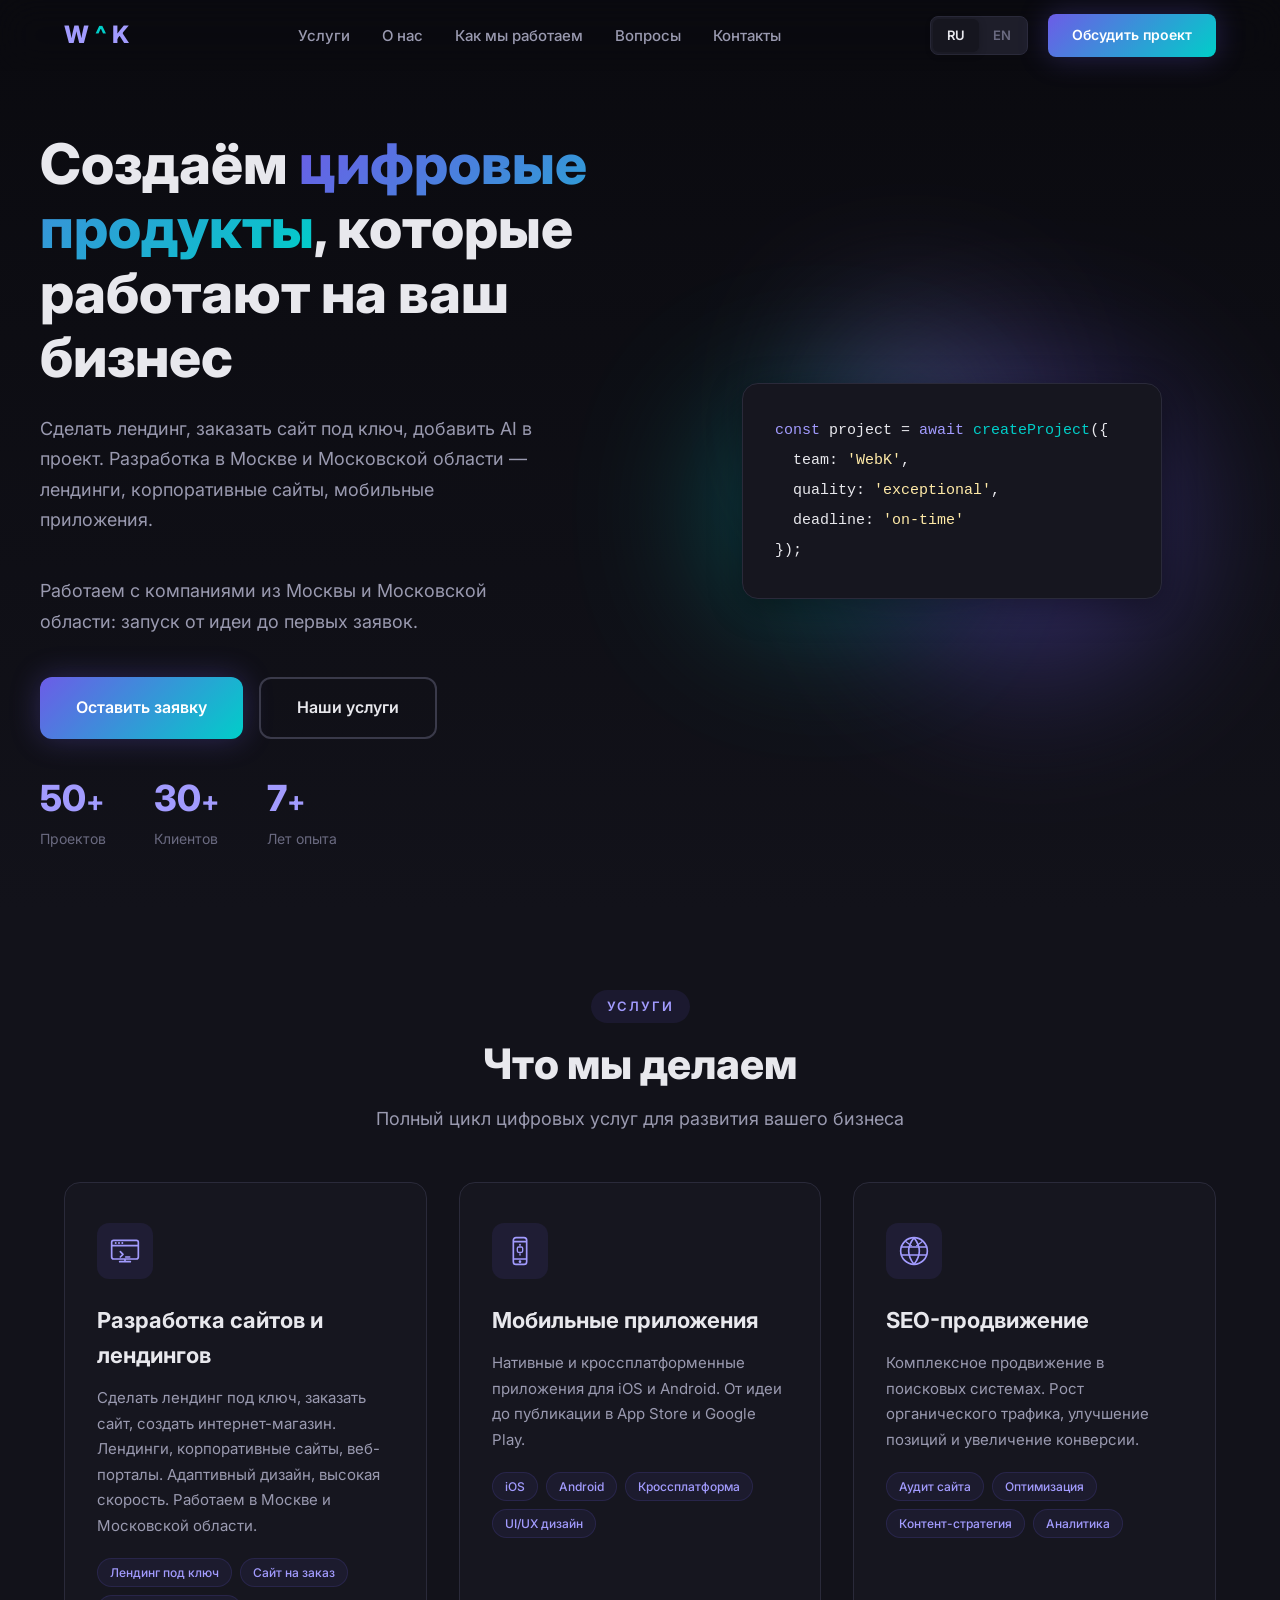
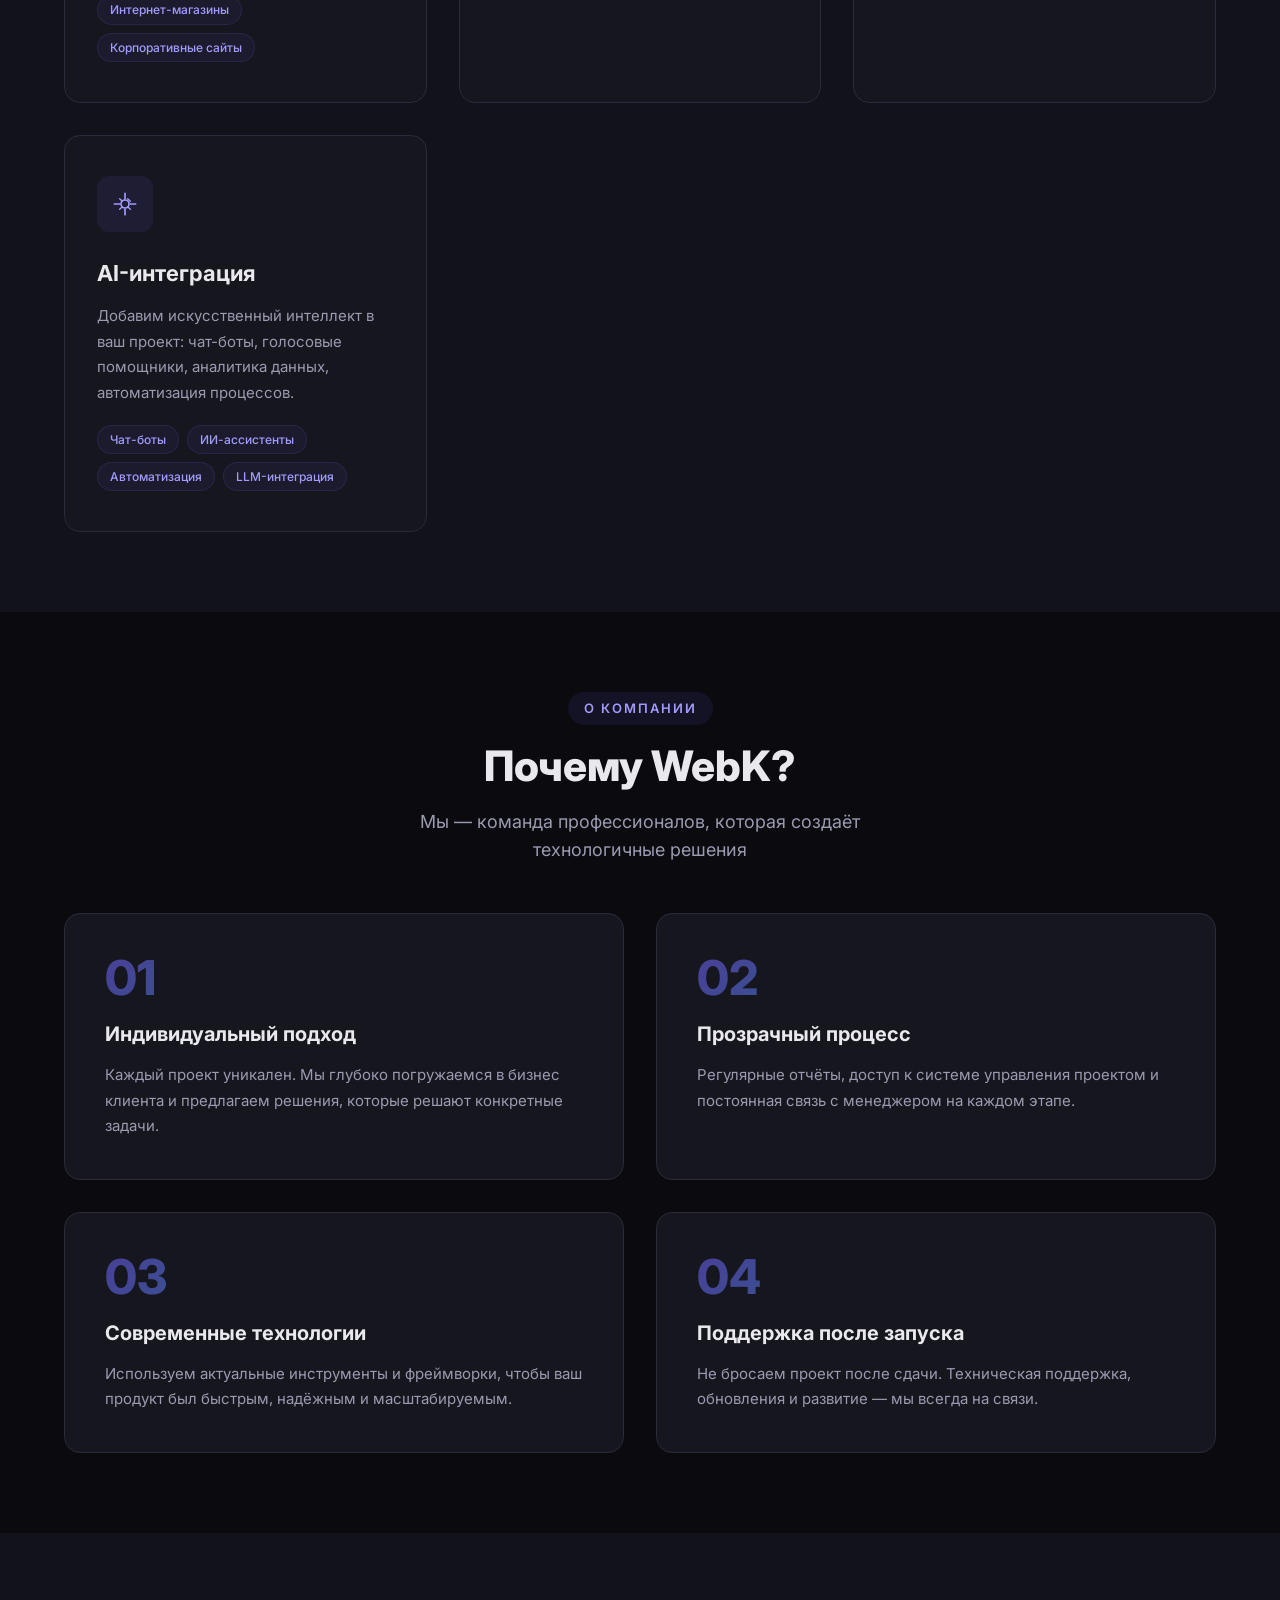
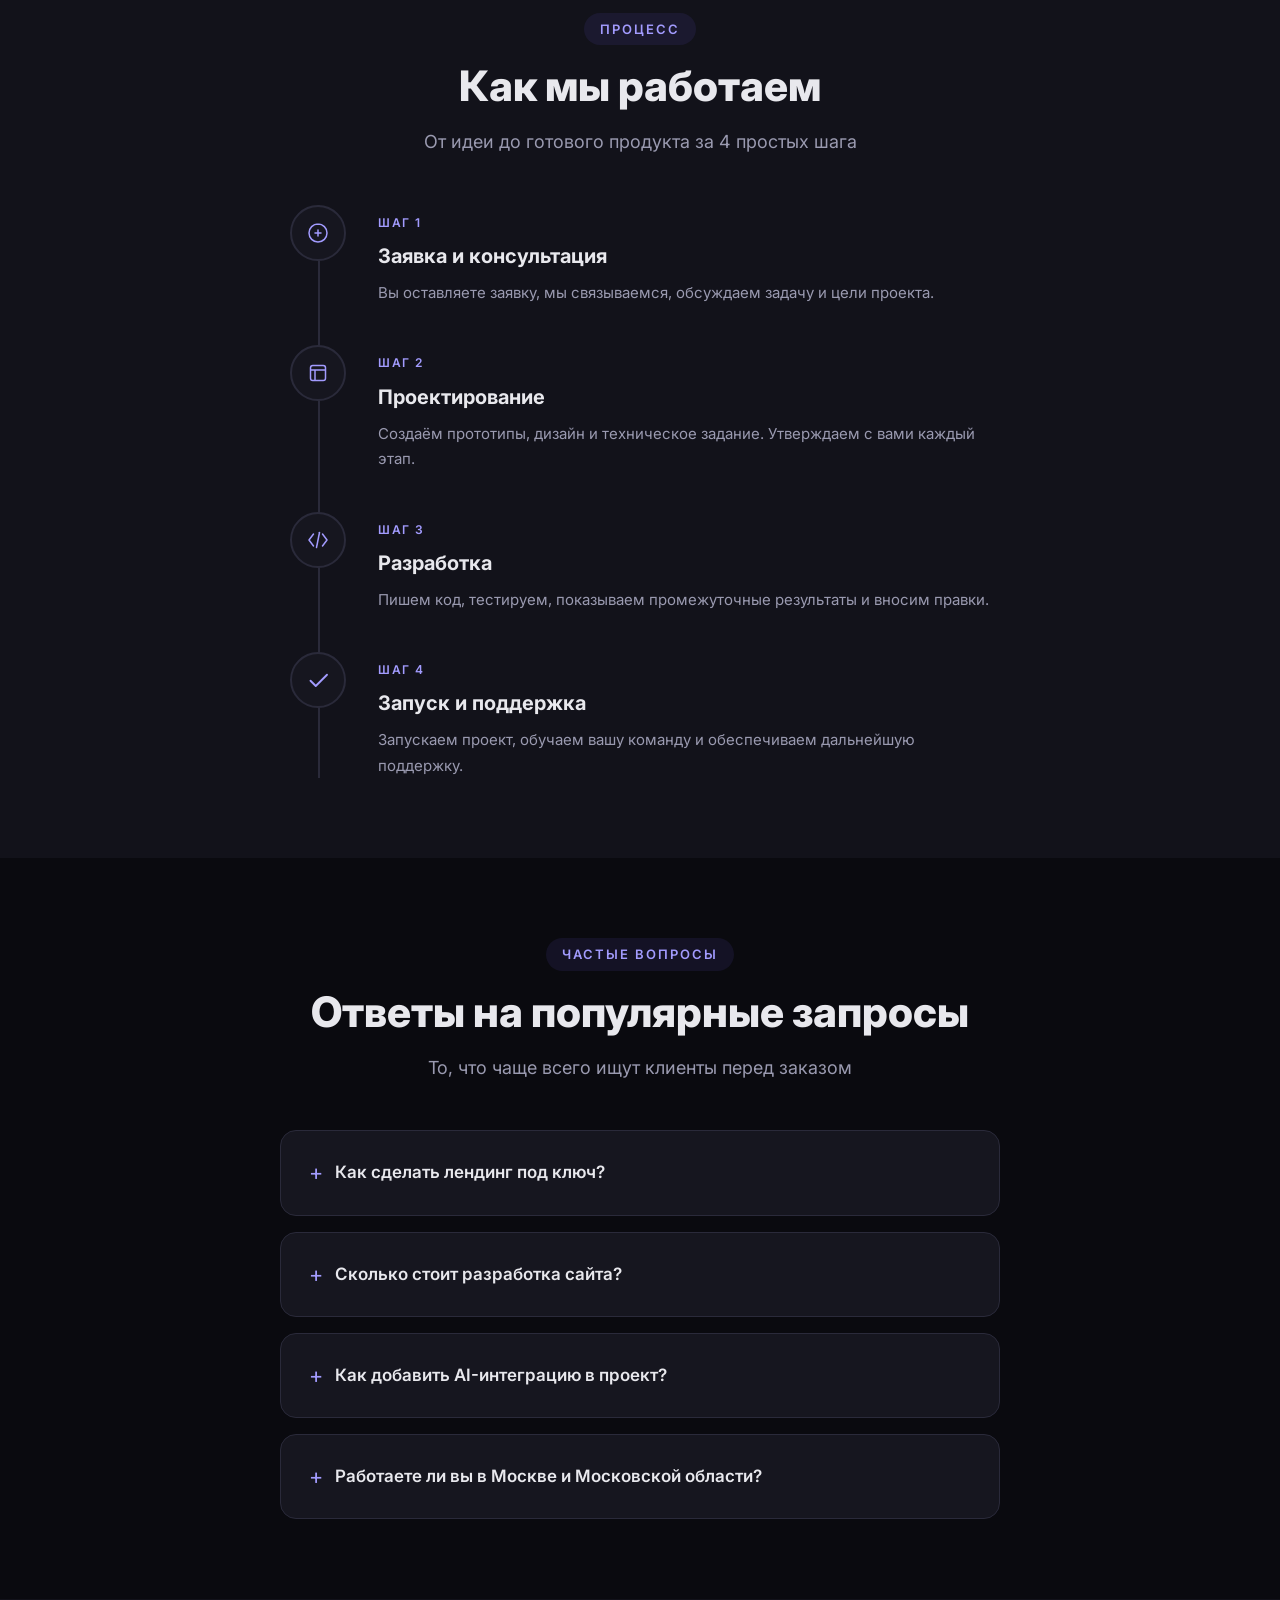
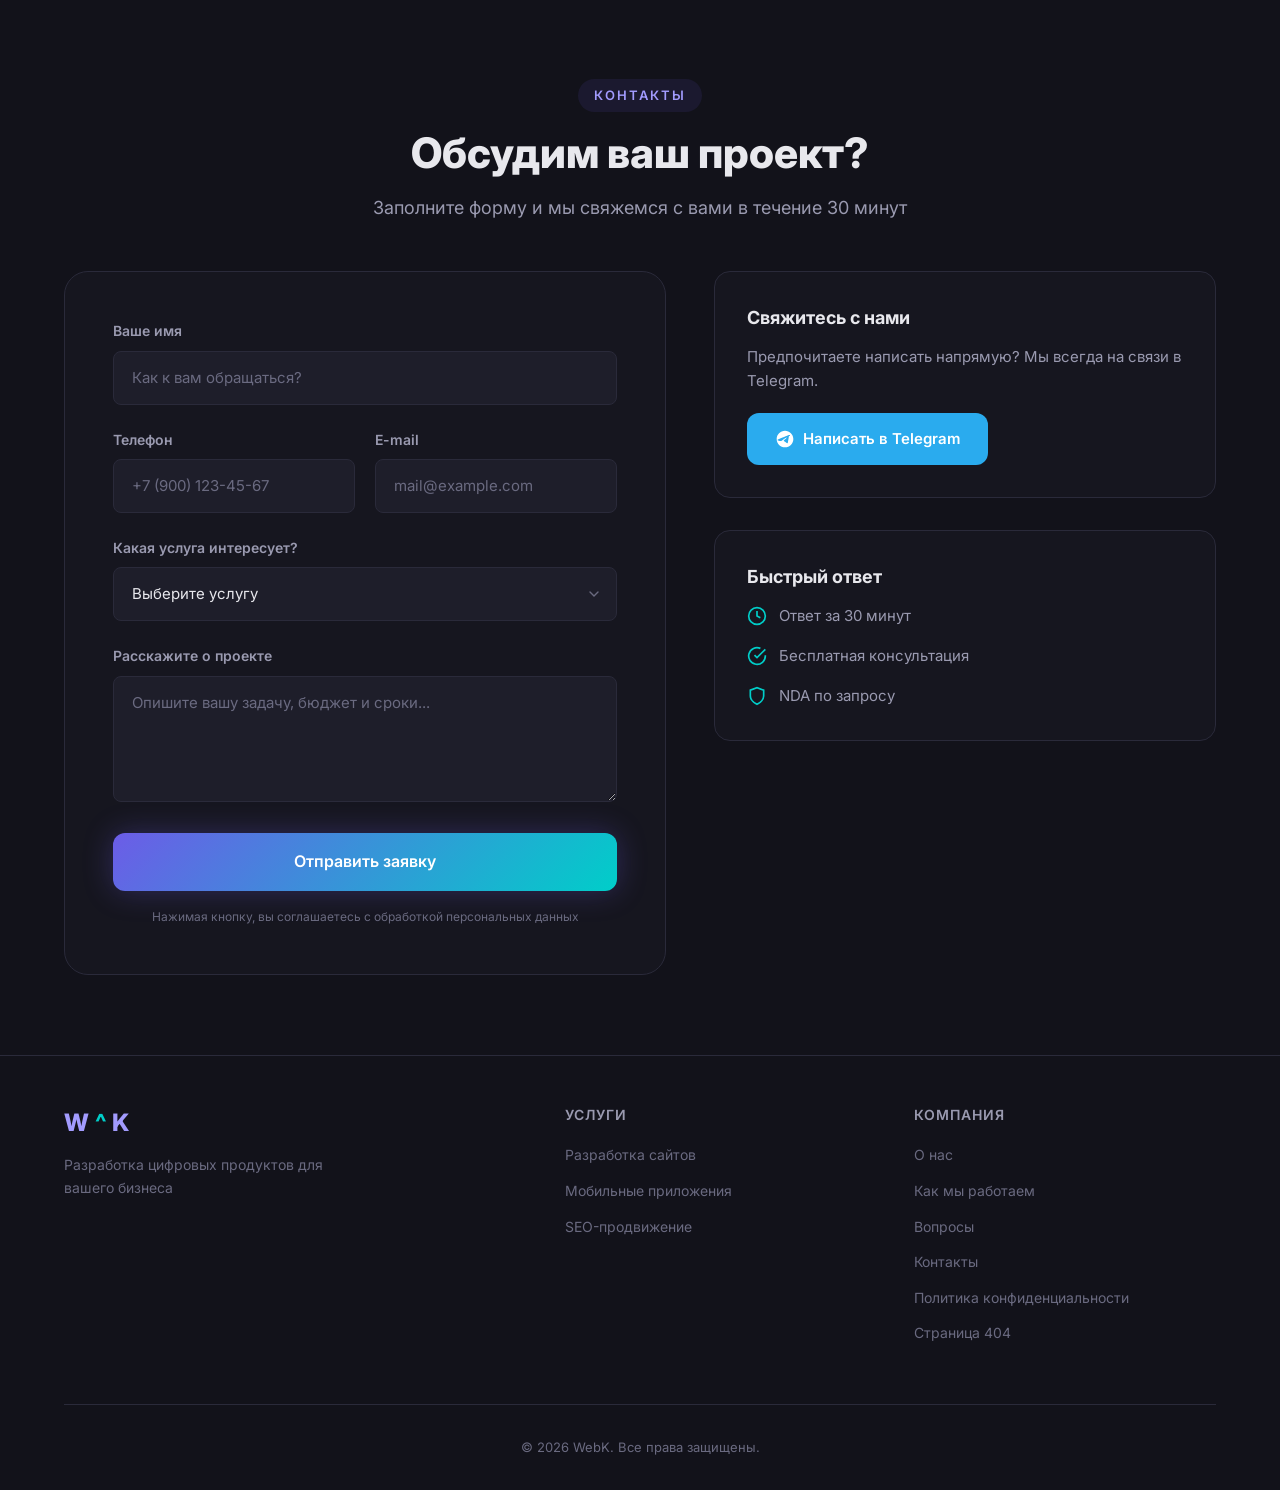
<file: frontend/index.html>
<!DOCTYPE html>
<html lang="ru">
<head>
  <meta charset="UTF-8">
  <meta name="viewport" content="width=device-width, initial-scale=1.0">
  <meta name="description" content="Разработка сайтов, лендингов, SEO и AI-интеграция в Москве и Московской области. Создаем проекты под ключ с фокусом на заявки и рост бизнеса.">
  <meta name="keywords" content="разработка сайтов Москва, создание сайта Москва, разработка лендинга Москва, SEO продвижение Москва, разработка сайта Московская область, AI интеграция Москва">
  <meta name="robots" content="index, follow">
  <meta name="geo.region" content="RU-MOW">
  <meta name="geo.placename" content="Москва">
  <meta name="geo.position" content="55.7558;37.6176">
  <meta name="ICBM" content="55.7558, 37.6176">
  <title>Разработка сайтов в Москве и МО | SEO и AI-интеграция | WebK</title>

  <!-- Canonical URL -->
  <link rel="canonical" href="https://webk-it.ru/">

  <!-- Open Graph / Social -->
  <meta property="og:type" content="website">
  <meta property="og:url" content="https://webk-it.ru/">
  <meta property="og:title" content="Разработка сайтов в Москве и Московской области | WebK">
  <meta property="og:description" content="Лендинги, корпоративные сайты, SEO и AI-интеграция в Москве и МО. Работаем под ключ, с прозрачными сроками и результатом.">
  <meta property="og:locale" content="ru_RU">
  <meta property="og:site_name" content="WebK">

  <!-- Favicon: в выдаче Google нужна иконка кратная 48px; боты часто запрашивают /favicon.ico -->
  <link rel="icon" href="/favicon.ico" sizes="any" />
  <link rel="icon" type="image/png" sizes="48x48" href="assets/images/favicon/favicon-48x48.png" />
  <link rel="icon" type="image/png" sizes="32x32" href="assets/images/favicon/favicon-32x32.png" />
  <link rel="icon" type="image/png" sizes="16x16" href="assets/images/favicon/favicon-16x16.png" />
  <link rel="apple-touch-icon" sizes="180x180" href="assets/images/favicon/apple-touch-icon.png" />
  <link rel="manifest" href="assets/images/favicon/site.webmanifest" />
  <meta name="theme-color" content="#0B1E33" />

  <link rel="preconnect" href="https://fonts.googleapis.com">
  <link rel="preconnect" href="https://fonts.gstatic.com" crossorigin>
  <link href="https://fonts.googleapis.com/css2?family=Inter:wght@400;500;600;700;800&display=swap" rel="stylesheet">
  <link rel="stylesheet" href="css/style.css">

  <!-- Structured data for search engines -->
  <script type="application/ld+json">
  {
    "@context": "https://schema.org",
    "@type": "ProfessionalService",
    "name": "WebK",
    "url": "https://webk-it.ru/",
    "description": "Разработка лендингов, сайтов под ключ, мобильных приложений, AI-интеграция и SEO-продвижение в Москве и Московской области.",
    "address": {
      "@type": "PostalAddress",
      "addressLocality": "Москва",
      "addressRegion": "Московская область",
      "addressCountry": "RU"
    },
    "geo": {
      "@type": "GeoCoordinates",
      "latitude": 55.7558,
      "longitude": 37.6176
    },
    "areaServed": [
      { "@type": "City", "name": "Москва" },
      { "@type": "AdministrativeArea", "name": "Московская область" }
    ],
    "contactPoint": {
      "@type": "ContactPoint",
      "contactType": "customer service",
      "url": "https://webk-it.ru/#contact"
    },
    "hasOfferCatalog": {
      "@type": "OfferCatalog",
      "name": "Услуги веб-разработки",
      "itemListElement": [
        { "@type": "Offer", "itemOffered": { "@type": "Service", "name": "Разработка лендинга" } },
        { "@type": "Offer", "itemOffered": { "@type": "Service", "name": "Разработка сайта под ключ" } },
        { "@type": "Offer", "itemOffered": { "@type": "Service", "name": "AI-интеграция в проект" } },
        { "@type": "Offer", "itemOffered": { "@type": "Service", "name": "Разработка мобильных приложений" } },
        { "@type": "Offer", "itemOffered": { "@type": "Service", "name": "SEO-продвижение сайта" } }
      ]
    }
  }
  </script>
  <script type="application/ld+json">
  {
    "@context": "https://schema.org",
    "@type": "FAQPage",
    "mainEntity": [
      { "@type": "Question", "name": "Как сделать лендинг под ключ?", "acceptedAnswer": { "@type": "Answer", "text": "Оставьте заявку — мы свяжемся в течение 30 минут. Обсудим цель, целевую аудиторию и бюджет. Создадим прототип, дизайн и разработаем лендинг с формой заявок и аналитикой. Срок — от 5 до 14 дней в зависимости от сложности." } },
      { "@type": "Question", "name": "Сколько стоит разработка сайта?", "acceptedAnswer": { "@type": "Answer", "text": "Лендинг — от 30 000 ₽, корпоративный сайт — от 80 000 ₽, интернет-магазин — от 150 000 ₽. Точная стоимость зависит от объёма страниц, дизайна и функционала. Бесплатная смета после обсуждения задачи." } },
      { "@type": "Question", "name": "Как добавить AI-интеграцию в проект?", "acceptedAnswer": { "@type": "Answer", "text": "Добавляем чат-ботов, голосовых помощников, интеграцию с ChatGPT/Claude и другими LLM. Внедряем ИИ для автоматизации поддержки, аналитики и персонализации. Работаем с существующими проектами и новыми разработками. Работаем по всей России." } },
      { "@type": "Question", "name": "Работаете ли вы в Москве и Московской области?", "acceptedAnswer": { "@type": "Answer", "text": "Да. Ведем проекты для бизнеса из Москвы и Подмосковья: от лендингов и корпоративных сайтов до SEO и AI-интеграций. Возможна полностью удаленная работа и регулярные созвоны." } }
    ]
  }
  </script>
</head>
<body>
  <!-- Header -->
  <header class="header" id="header">
    <div class="container header__inner">
      <a href="#" class="logo logo--animated">
        <span class="logo__w">W</span><span class="logo__mid"><span class="logo__eb">eb</span><span class="logo__caret">^</span></span><span class="logo__k">K</span>
      </a>
      <nav class="nav" id="nav">
        <ul class="nav__list">
          <li><a href="#services" class="nav__link" data-i18n="nav.services">Услуги</a></li>
          <li><a href="#about" class="nav__link" data-i18n="nav.about">О нас</a></li>
          <li><a href="#workflow" class="nav__link" data-i18n="nav.workflow">Как мы работаем</a></li>
          <li><a href="#faq" class="nav__link" data-i18n="nav.faq">Вопросы</a></li>
          <li><a href="#contact" class="nav__link" data-i18n="nav.contact">Контакты</a></li>
        </ul>
        <div class="nav__footer">
          <div class="lang-switcher lang-switcher--mobile" role="group" aria-label="Язык / Language">
            <button type="button" class="lang-switcher__btn lang-switcher__btn--active" data-lang="ru" aria-pressed="true">RU</button>
            <button type="button" class="lang-switcher__btn" data-lang="en" aria-pressed="false">EN</button>
          </div>
        </div>
      </nav>
      <div class="header__actions">
        <div class="lang-switcher" role="group" aria-label="Язык / Language">
          <button type="button" class="lang-switcher__btn lang-switcher__btn--active" data-lang="ru" aria-pressed="true">RU</button>
          <button type="button" class="lang-switcher__btn" data-lang="en" aria-pressed="false">EN</button>
        </div>
        <a href="#contact" class="btn btn--header" data-i18n="header.cta">Обсудить проект</a>
      </div>
      <button class="burger" id="burger" aria-label="Меню">
        <span></span><span></span><span></span>
      </button>
    </div>
  </header>

  <!-- Hero -->
  <section class="hero" id="hero">
    <div class="container hero__inner">
      <div class="hero__content">
        <h1 class="hero__title">
          Создаём <span class="gradient-text">цифровые продукты</span>, которые работают на ваш бизнес
        </h1>
        <p class="hero__subtitle">
          Разработка сайтов, мобильных приложений и SEO-продвижение. Комплексный подход от идеи до результата.
        </p>
        <p class="hero__subtitle" data-i18n="hero.geoSubtitle">
          Работаем с компаниями из Москвы и Московской области: запуск от идеи до первых заявок.
        </p>
        <div class="hero__actions">
          <a href="#contact" class="btn btn--primary btn--lg" data-i18n="hero.ctaPrimary">Оставить заявку</a>
          <a href="#services" class="btn btn--outline btn--lg" data-i18n="hero.ctaSecondary">Наши услуги</a>
        </div>
        <div class="hero__stats">
          <div class="stat">
            <span class="stat__number" data-count="50">0</span><span class="stat__plus">+</span>
            <span class="stat__label" data-i18n="hero.statProjects">Проектов</span>
          </div>
          <div class="stat">
            <span class="stat__number" data-count="30">0</span><span class="stat__plus">+</span>
            <span class="stat__label" data-i18n="hero.statClients">Клиентов</span>
          </div>
          <div class="stat">
            <span class="stat__number" data-count="7">0</span><span class="stat__plus">+</span>
            <span class="stat__label" data-i18n="hero.statYears">Лет опыта</span>
          </div>
        </div>
      </div>
      <div class="hero__visual">
        <div class="hero__shape hero__shape--1"></div>
        <div class="hero__shape hero__shape--2"></div>
        <div class="hero__shape hero__shape--3"></div>
        <div class="hero__code">
          <div class="code-line"><span class="code-keyword">const</span> <span class="code-var">project</span> = <span class="code-keyword">await</span> <span class="code-func">createProject</span>({</div>
          <div class="code-line">&nbsp;&nbsp;team: <span class="code-string">'WebK'</span>,</div>
          <div class="code-line">&nbsp;&nbsp;quality: <span class="code-string">'exceptional'</span>,</div>
          <div class="code-line">&nbsp;&nbsp;deadline: <span class="code-string">'on-time'</span></div>
          <div class="code-line">});</div>
        </div>
      </div>
    </div>
  </section>

  <!-- Services -->
  <section class="services" id="services">
    <div class="container">
      <div class="section-header">
        <span class="section-tag" data-i18n="services.tag">Услуги</span>
        <h2 class="section-title" data-i18n="services.title">Что мы делаем</h2>
        <p class="section-subtitle" data-i18n="services.subtitle">Полный цикл цифровых услуг для развития вашего бизнеса</p>
      </div>
      <div class="services__grid">
        <div class="service-card" data-aos="fade-up">
          <div class="service-card__icon">
            <svg viewBox="0 0 48 48" fill="none" xmlns="http://www.w3.org/2000/svg">
              <rect x="4" y="8" width="40" height="28" rx="3" stroke="currentColor" stroke-width="2.5"/>
              <path d="M4 16H44" stroke="currentColor" stroke-width="2.5"/>
              <circle cx="10" cy="12" r="1.5" fill="currentColor"/>
              <circle cx="15" cy="12" r="1.5" fill="currentColor"/>
              <circle cx="20" cy="12" r="1.5" fill="currentColor"/>
              <path d="M16 40H32" stroke="currentColor" stroke-width="2.5" stroke-linecap="round"/>
              <path d="M24 36V40" stroke="currentColor" stroke-width="2.5"/>
              <path d="M17 25L21 29L17 33" stroke="currentColor" stroke-width="2.5" stroke-linecap="round" stroke-linejoin="round"/>
              <path d="M25 33H31" stroke="currentColor" stroke-width="2.5" stroke-linecap="round"/>
            </svg>
          </div>
          <h3 class="service-card__title" data-i18n="services.website.title">Разработка сайтов и лендингов</h3>
          <p class="service-card__text" data-i18n="services.website.text">
            Сделать лендинг под ключ, заказать сайт, создать интернет-магазин. Лендинги, корпоративные сайты, веб-порталы. Адаптивный дизайн, высокая скорость. Работаем в Москве и Московской области.
          </p>
          <ul class="service-card__tags">
            <li data-i18n="services.website.tags">Лендинг под ключ</li>
            <li data-i18n="services.website.tags">Сайт на заказ</li>
            <li data-i18n="services.website.tags">Интернет-магазины</li>
            <li data-i18n="services.website.tags">Корпоративные сайты</li>
          </ul>
        </div>

        <div class="service-card" data-aos="fade-up" data-aos-delay="100">
          <div class="service-card__icon">
            <svg viewBox="0 0 48 48" fill="none" xmlns="http://www.w3.org/2000/svg">
              <rect x="14" y="4" width="20" height="40" rx="4" stroke="currentColor" stroke-width="2.5"/>
              <path d="M14 10H34" stroke="currentColor" stroke-width="2.5"/>
              <path d="M14 36H34" stroke="currentColor" stroke-width="2.5"/>
              <circle cx="24" cy="40" r="2" fill="currentColor"/>
              <rect x="20" y="18" width="8" height="8" rx="2" stroke="currentColor" stroke-width="2"/>
              <path d="M24 14V16" stroke="currentColor" stroke-width="2" stroke-linecap="round"/>
              <path d="M24 28V30" stroke="currentColor" stroke-width="2" stroke-linecap="round"/>
            </svg>
          </div>
          <h3 class="service-card__title" data-i18n="services.app.title">Мобильные приложения</h3>
          <p class="service-card__text" data-i18n="services.app.text">
            Нативные и кроссплатформенные приложения для iOS и Android. От идеи до публикации в App Store и Google Play.
          </p>
          <ul class="service-card__tags">
            <li data-i18n="services.app.tags">iOS</li>
            <li data-i18n="services.app.tags">Android</li>
            <li data-i18n="services.app.tags">Кроссплатформа</li>
            <li data-i18n="services.app.tags">UI/UX дизайн</li>
          </ul>
        </div>

        <div class="service-card" data-aos="fade-up" data-aos-delay="200">
          <div class="service-card__icon">
            <svg viewBox="0 0 48 48" fill="none" xmlns="http://www.w3.org/2000/svg">
              <circle cx="24" cy="24" r="20" stroke="currentColor" stroke-width="2.5"/>
              <path d="M24 4C24 4 32 14 32 24C32 34 24 44 24 44" stroke="currentColor" stroke-width="2.5"/>
              <path d="M24 4C24 4 16 14 16 24C16 34 24 44 24 44" stroke="currentColor" stroke-width="2.5"/>
              <path d="M6 18H42" stroke="currentColor" stroke-width="2.5"/>
              <path d="M6 30H42" stroke="currentColor" stroke-width="2.5"/>
              <path d="M12 10L20 16" stroke="currentColor" stroke-width="2" stroke-linecap="round"/>
              <path d="M36 10L28 16" stroke="currentColor" stroke-width="2" stroke-linecap="round"/>
            </svg>
          </div>
          <h3 class="service-card__title" data-i18n="services.seo.title">SEO-продвижение</h3>
          <p class="service-card__text" data-i18n="services.seo.text">
            Комплексное продвижение в поисковых системах. Рост органического трафика, улучшение позиций и увеличение конверсии.
          </p>
          <ul class="service-card__tags">
            <li data-i18n="services.seo.tags">Аудит сайта</li>
            <li data-i18n="services.seo.tags">Оптимизация</li>
            <li data-i18n="services.seo.tags">Контент-стратегия</li>
            <li data-i18n="services.seo.tags">Аналитика</li>
          </ul>
        </div>
        <div class="service-card" data-aos="fade-up" data-aos-delay="300">
          <div class="service-card__icon">
            <svg viewBox="0 0 48 48" fill="none" xmlns="http://www.w3.org/2000/svg">
              <path d="M24 8v8M24 32v8M8 24h8M32 24h8" stroke="currentColor" stroke-width="2.5" stroke-linecap="round"/>
              <circle cx="24" cy="24" r="6" stroke="currentColor" stroke-width="2.5"/>
              <path d="M16 16l4 4M28 28l4 4M16 32l4-4M28 16l4 4" stroke="currentColor" stroke-width="2" stroke-linecap="round"/>
            </svg>
          </div>
          <h3 class="service-card__title" data-i18n="services.ai.title">AI-интеграция</h3>
          <p class="service-card__text" data-i18n="services.ai.text">
            Добавим искусственный интеллект в ваш проект: чат-боты, голосовые помощники, аналитика данных, автоматизация процессов.
          </p>
          <ul class="service-card__tags">
            <li data-i18n="services.ai.tags">Чат-боты</li>
            <li data-i18n="services.ai.tags">ИИ-ассистенты</li>
            <li data-i18n="services.ai.tags">Автоматизация</li>
            <li data-i18n="services.ai.tags">LLM-интеграция</li>
          </ul>
        </div>
      </div>
    </div>
  </section>

  <!-- About -->
  <section class="about" id="about">
    <div class="container">
      <div class="section-header">
        <span class="section-tag" data-i18n="about.tag">О компании</span>
        <h2 class="section-title" data-i18n="about.title">Почему K-Team?</h2>
        <p class="section-subtitle" data-i18n="about.subtitle">Мы — команда профессионалов, которая создаёт технологичные решения</p>
      </div>
      <div class="about__grid">
        <div class="about-card">
          <div class="about-card__number">01</div>
          <h3 class="about-card__title" data-i18n="about.card1.title">Индивидуальный подход</h3>
          <p class="about-card__text" data-i18n="about.card1.text">Каждый проект уникален. Мы глубоко погружаемся в бизнес клиента и предлагаем решения, которые решают конкретные задачи.</p>
        </div>
        <div class="about-card">
          <div class="about-card__number">02</div>
          <h3 class="about-card__title" data-i18n="about.card2.title">Прозрачный процесс</h3>
          <p class="about-card__text" data-i18n="about.card2.text">Регулярные отчёты, доступ к системе управления проектом и постоянная связь с менеджером на каждом этапе.</p>
        </div>
        <div class="about-card">
          <div class="about-card__number">03</div>
          <h3 class="about-card__title" data-i18n="about.card3.title">Современные технологии</h3>
          <p class="about-card__text" data-i18n="about.card3.text">Используем актуальные инструменты и фреймворки, чтобы ваш продукт был быстрым, надёжным и масштабируемым.</p>
        </div>
        <div class="about-card">
          <div class="about-card__number">04</div>
          <h3 class="about-card__title" data-i18n="about.card4.title">Поддержка после запуска</h3>
          <p class="about-card__text" data-i18n="about.card4.text">Не бросаем проект после сдачи. Техническая поддержка, обновления и развитие — мы всегда на связи.</p>
        </div>
      </div>
    </div>
  </section>

  <!-- Workflow -->
  <section class="workflow" id="workflow">
    <div class="container">
      <div class="section-header">
        <span class="section-tag" data-i18n="workflow.tag">Процесс</span>
        <h2 class="section-title" data-i18n="workflow.title">Как мы работаем</h2>
        <p class="section-subtitle" data-i18n="workflow.subtitle">От идеи до готового продукта за 4 простых шага</p>
      </div>
      <div class="workflow__steps">
        <div class="step">
          <div class="step__icon">
            <svg viewBox="0 0 32 32" fill="none"><path d="M16 4C9.37 4 4 9.37 4 16s5.37 12 12 12 12-5.37 12-12S22.63 4 16 4z" stroke="currentColor" stroke-width="2"/><path d="M12 16h8M16 12v8" stroke="currentColor" stroke-width="2" stroke-linecap="round"/></svg>
          </div>
          <div class="step__content">
            <span class="step__number" data-i18n="workflow.step1.number">Шаг 1</span>
            <h3 class="step__title" data-i18n="workflow.step1.title">Заявка и консультация</h3>
            <p class="step__text" data-i18n="workflow.step1.text">Вы оставляете заявку, мы связываемся, обсуждаем задачу и цели проекта.</p>
          </div>
        </div>
        <div class="step">
          <div class="step__icon">
            <svg viewBox="0 0 32 32" fill="none"><rect x="6" y="6" width="20" height="20" rx="3" stroke="currentColor" stroke-width="2"/><path d="M6 12h20" stroke="currentColor" stroke-width="2"/><path d="M12 12v14" stroke="currentColor" stroke-width="2"/></svg>
          </div>
          <div class="step__content">
            <span class="step__number" data-i18n="workflow.step2.number">Шаг 2</span>
            <h3 class="step__title" data-i18n="workflow.step2.title">Проектирование</h3>
            <p class="step__text" data-i18n="workflow.step2.text">Создаём прототипы, дизайн и техническое задание. Утверждаем с вами каждый этап.</p>
          </div>
        </div>
        <div class="step">
          <div class="step__icon">
            <svg viewBox="0 0 32 32" fill="none"><path d="M10 8l-6 8 6 8" stroke="currentColor" stroke-width="2" stroke-linecap="round" stroke-linejoin="round"/><path d="M22 8l6 8-6 8" stroke="currentColor" stroke-width="2" stroke-linecap="round" stroke-linejoin="round"/><path d="M18 6l-4 20" stroke="currentColor" stroke-width="2" stroke-linecap="round"/></svg>
          </div>
          <div class="step__content">
            <span class="step__number" data-i18n="workflow.step3.number">Шаг 3</span>
            <h3 class="step__title" data-i18n="workflow.step3.title">Разработка</h3>
            <p class="step__text" data-i18n="workflow.step3.text">Пишем код, тестируем, показываем промежуточные результаты и вносим правки.</p>
          </div>
        </div>
        <div class="step">
          <div class="step__icon">
            <svg viewBox="0 0 32 32" fill="none"><path d="M28 9L13 24l-7-7" stroke="currentColor" stroke-width="2.5" stroke-linecap="round" stroke-linejoin="round"/></svg>
          </div>
          <div class="step__content">
            <span class="step__number" data-i18n="workflow.step4.number">Шаг 4</span>
            <h3 class="step__title" data-i18n="workflow.step4.title">Запуск и поддержка</h3>
            <p class="step__text" data-i18n="workflow.step4.text">Запускаем проект, обучаем вашу команду и обеспечиваем дальнейшую поддержку.</p>
          </div>
        </div>
      </div>
    </div>
  </section>

  <!-- FAQ -->
  <section class="faq" id="faq">
    <div class="container">
      <div class="section-header">
        <span class="section-tag" data-i18n="faq.tag">Частые вопросы</span>
        <h2 class="section-title" data-i18n="faq.title">Ответы на популярные запросы</h2>
        <p class="section-subtitle" data-i18n="faq.subtitle">То, что чаще всего ищут клиенты перед заказом</p>
      </div>
      <div class="faq__list">
        <details class="faq__item">
          <summary class="faq__question" data-i18n="faq.q1">Как сделать лендинг под ключ?</summary>
          <p class="faq__answer" data-i18n="faq.a1">Оставьте заявку — мы свяжемся в течение 30 минут. Обсудим цель, целевую аудиторию и бюджет. Создадим прототип, дизайн и разработаем лендинг с формой заявок и аналитикой. Срок — от 5 до 14 дней в зависимости от сложности.</p>
        </details>
        <details class="faq__item">
          <summary class="faq__question" data-i18n="faq.q2">Сколько стоит разработка сайта?</summary>
          <p class="faq__answer" data-i18n="faq.a2">Лендинг — от 30 000 ₽, корпоративный сайт — от 80 000 ₽, интернет-магазин — от 150 000 ₽. Точная стоимость зависит от объёма страниц, дизайна и функционала. Бесплатная смета после обсуждения задачи.</p>
        </details>
        <details class="faq__item">
          <summary class="faq__question" data-i18n="faq.q3">Как добавить AI-интеграцию в проект?</summary>
          <p class="faq__answer" data-i18n="faq.a3">Добавляем чат-ботов, голосовых помощников, интеграцию с ChatGPT/Claude и другими LLM. Внедряем ИИ для автоматизации поддержки, аналитики и персонализации. Работаем с существующими проектами и новыми разработками. Работаем по всей России.</p>
        </details>
        <details class="faq__item">
          <summary class="faq__question" data-i18n="faq.q4">Работаете ли вы в Москве и Московской области?</summary>
          <p class="faq__answer" data-i18n="faq.a4">Да. Ведем проекты для бизнеса из Москвы и Подмосковья: от лендингов и корпоративных сайтов до SEO и AI-интеграций. Возможна полностью удаленная работа и регулярные созвоны.</p>
        </details>
      </div>
    </div>
  </section>

  <!-- Contact -->
  <section class="contact" id="contact">
    <div class="container">
      <div class="section-header">
        <span class="section-tag" data-i18n="contact.tag">Контакты</span>
        <h2 class="section-title" data-i18n="contact.title">Обсудим ваш проект?</h2>
        <p class="section-subtitle" data-i18n="contact.subtitle">Заполните форму и мы свяжемся с вами в течение 30 минут</p>
      </div>
      <div class="contact__inner">
        <form class="contact-form" id="contactForm">
          <div class="form-group">
            <label for="name" class="form-label" data-i18n="contact.nameLabel">Ваше имя</label>
            <input type="text" id="name" name="name" class="form-input" placeholder="Как к вам обращаться?" required>
          </div>
          <div class="form-row">
            <div class="form-group">
              <label for="phone" class="form-label" data-i18n="contact.phoneLabel">Телефон</label>
              <input type="tel" id="phone" name="phone" class="form-input" placeholder="+7 (900) 123-45-67">
            </div>
            <div class="form-group">
              <label for="email" class="form-label" data-i18n="contact.emailLabel">E-mail</label>
              <input type="email" id="email" name="email" class="form-input" placeholder="mail@example.com">
            </div>
          </div>
          <div class="form-group">
            <label for="service" class="form-label" data-i18n="contact.serviceLabel">Какая услуга интересует?</label>
            <select id="service" name="service" class="form-input form-select">
              <option value="" disabled selected>Выберите услугу</option>
              <option value="website">Разработка сайта / лендинг</option>
              <option value="app">Мобильное приложение</option>
              <option value="seo">SEO-продвижение</option>
              <option value="ai">AI-интеграция в проект</option>
              <option value="complex">Комплексное решение</option>
            </select>
          </div>
          <div class="form-group">
            <label for="message" class="form-label" data-i18n="contact.messageLabel">Расскажите о проекте</label>
            <textarea id="message" name="message" class="form-input form-textarea" placeholder="Опишите вашу задачу, бюджет и сроки..." rows="4"></textarea>
          </div>
          <button type="submit" class="btn btn--primary btn--lg btn--full" id="submitBtn">
            <span class="btn__text" data-i18n="contact.submit">Отправить заявку</span>
            <span class="btn__loader" hidden>
              <svg class="spinner" viewBox="0 0 24 24"><circle cx="12" cy="12" r="10" stroke="currentColor" stroke-width="3" fill="none" stroke-dasharray="30 70"/></svg>
            </span>
          </button>
          <p class="form-note" data-i18n="contact.formNote">Нажимая кнопку, вы соглашаетесь с обработкой персональных данных</p>
        </form>
        <div class="contact__info">
          <div class="contact-block">
            <h3 class="contact-block__title" data-i18n="contact.blockTitle">Свяжитесь с нами</h3>
            <p class="contact-block__text" data-i18n="contact.blockText">Предпочитаете написать напрямую? Мы всегда на связи в Telegram.</p>
            <a href="https://t.me/webksite_bot" class="btn btn--telegram" target="_blank" rel="noopener">
              <svg viewBox="0 0 24 24" fill="currentColor" width="20" height="20"><path d="M12 2C6.48 2 2 6.48 2 12s4.48 10 10 10 10-4.48 10-10S17.52 2 12 2zm4.64 6.8c-.15 1.58-.8 5.42-1.13 7.19-.14.75-.42 1-.68 1.03-.58.05-1.02-.38-1.58-.75-.88-.58-1.38-.94-2.23-1.5-.99-.65-.35-1.01.22-1.59.15-.15 2.71-2.48 2.76-2.69.01-.03.01-.14-.07-.2-.08-.06-.19-.04-.27-.02-.12.03-1.99 1.27-5.62 3.72-.53.36-1.01.54-1.44.53-.47-.01-1.38-.27-2.06-.49-.83-.27-1.49-.42-1.43-.88.03-.24.37-.49 1.02-.74 3.99-1.74 6.65-2.89 7.99-3.44 3.81-1.58 4.6-1.86 5.12-1.87.11 0 .37.03.54.17.14.12.18.28.2.45-.01.06.01.24 0 .38z"/></svg>
              <span data-i18n="contact.telegramBtn">Написать в Telegram</span>
            </a>
          </div>
          <div class="contact-block">
            <h3 class="contact-block__title" data-i18n="contact.quickTitle">Быстрый ответ</h3>
            <div class="response-features">
              <div class="response-feature">
                <svg viewBox="0 0 24 24" fill="none" stroke="currentColor" stroke-width="2"><circle cx="12" cy="12" r="10"/><path d="M12 6v6l4 2"/></svg>
                <span data-i18n="contact.feature1">Ответ за 30 минут</span>
              </div>
              <div class="response-feature">
                <svg viewBox="0 0 24 24" fill="none" stroke="currentColor" stroke-width="2"><path d="M22 11.08V12a10 10 0 11-5.93-9.14"/><polyline points="22 4 12 14.01 9 11.01"/></svg>
                <span data-i18n="contact.feature2">Бесплатная консультация</span>
              </div>
              <div class="response-feature">
                <svg viewBox="0 0 24 24" fill="none" stroke="currentColor" stroke-width="2"><path d="M12 22s8-4 8-10V5l-8-3-8 3v7c0 6 8 10 8 10z"/></svg>
                <span data-i18n="contact.feature3">NDA по запросу</span>
              </div>
            </div>
          </div>
        </div>
      </div>
    </div>
  </section>

  <!-- Footer -->
  <footer class="footer">
    <div class="container footer__inner">
      <div class="footer__brand">
        <a href="#" class="logo logo--animated">
          <span class="logo__w">W</span><span class="logo__mid"><span class="logo__eb">eb</span><span class="logo__caret">^</span></span><span class="logo__k">K</span>
        </a>
        <p class="footer__desc" data-i18n="footer.desc">Разработка цифровых продуктов для вашего бизнеса</p>
      </div>
      <div class="footer__links">
        <h4 data-i18n="footer.services">Услуги</h4>
        <ul>
          <li><a href="#services" data-i18n="footer.website">Разработка сайтов</a></li>
          <li><a href="#services" data-i18n="footer.app">Мобильные приложения</a></li>
          <li><a href="#services" data-i18n="footer.seo">SEO-продвижение</a></li>
        </ul>
      </div>
      <div class="footer__links">
        <h4 data-i18n="footer.company">Компания</h4>
        <ul>
          <li><a href="#about" data-i18n="footer.about">О нас</a></li>
          <li><a href="#workflow" data-i18n="footer.workflow">Как мы работаем</a></li>
          <li><a href="#faq" data-i18n="footer.faq">Вопросы</a></li>
          <li><a href="#contact" data-i18n="footer.contact">Контакты</a></li>
          <li><a href="privacy-policy.html" data-i18n="policy.navLink">Политика конфиденциальности</a></li>
          <li><a href="404.html" data-i18n="error404.navLink">Страница 404</a></li>
        </ul>
      </div>
      <div class="footer__bottom">
        <p data-i18n="footer.rights">&copy; 2026 K-Team. Все права защищены.</p>
      </div>
    </div>
  </footer>

  <!-- Toast notification -->
  <div class="toast" id="toast">
    <div class="toast__content">
      <svg class="toast__icon" viewBox="0 0 24 24" fill="none" stroke="currentColor" stroke-width="2"><path d="M22 11.08V12a10 10 0 11-5.93-9.14"/><polyline points="22 4 12 14.01 9 11.01"/></svg>
      <span class="toast__message" id="toastMessage"></span>
    </div>
  </div>

  <!-- Yandex.RTB R-A-19172942-1 -->
  <div id="yandex_rtb_R-A-19172942-1"></div>
  <script src="https://yandex.ru/ads/system/context.js" async></script>
  <script>
  window.yaContextCb = window.yaContextCb || [];
  window.yaContextCb.push(() => {
      Ya.Context.AdvManager.render({
          "blockId": "R-A-19172942-1",
          "renderTo": "yandex_rtb_R-A-19172942-1"
      });
  });
  </script>

  <script src="js/i18n.js"></script>
  <script src="js/main.js"></script>
</body>
</html>
</file>
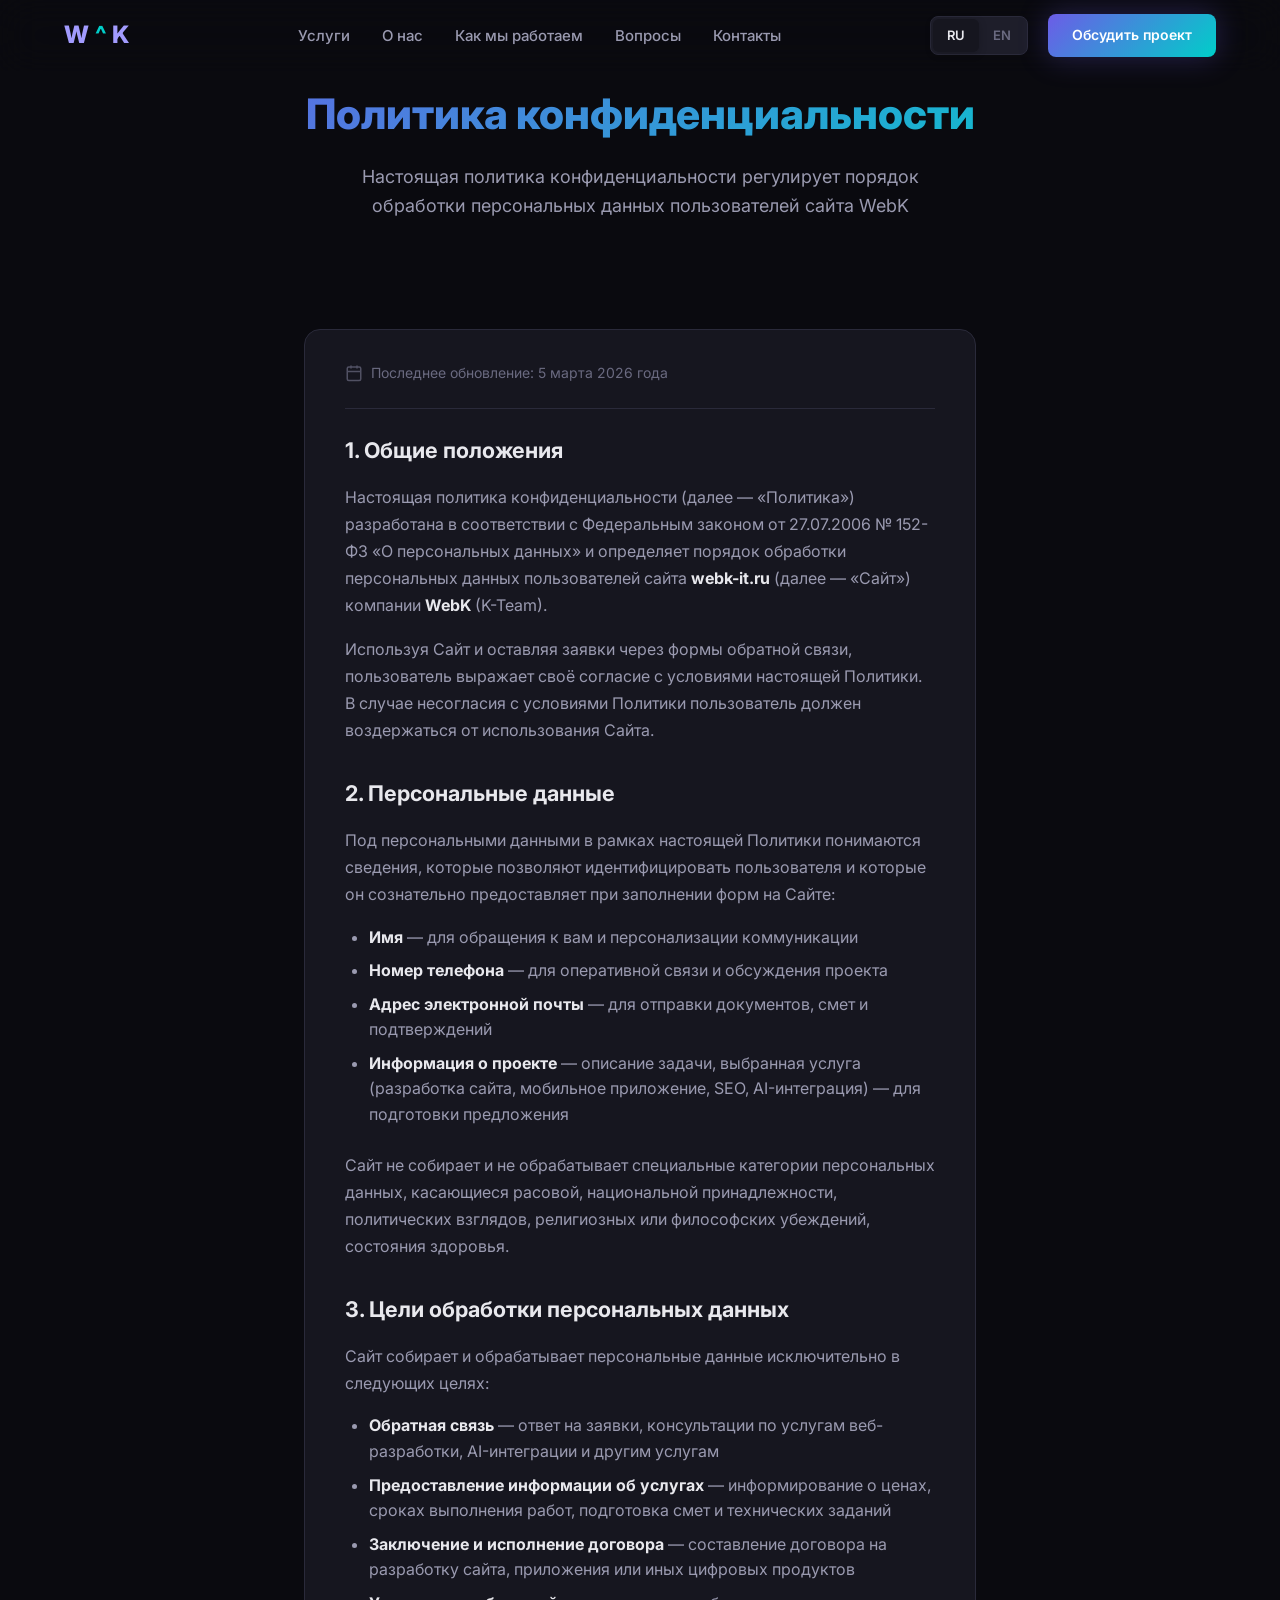
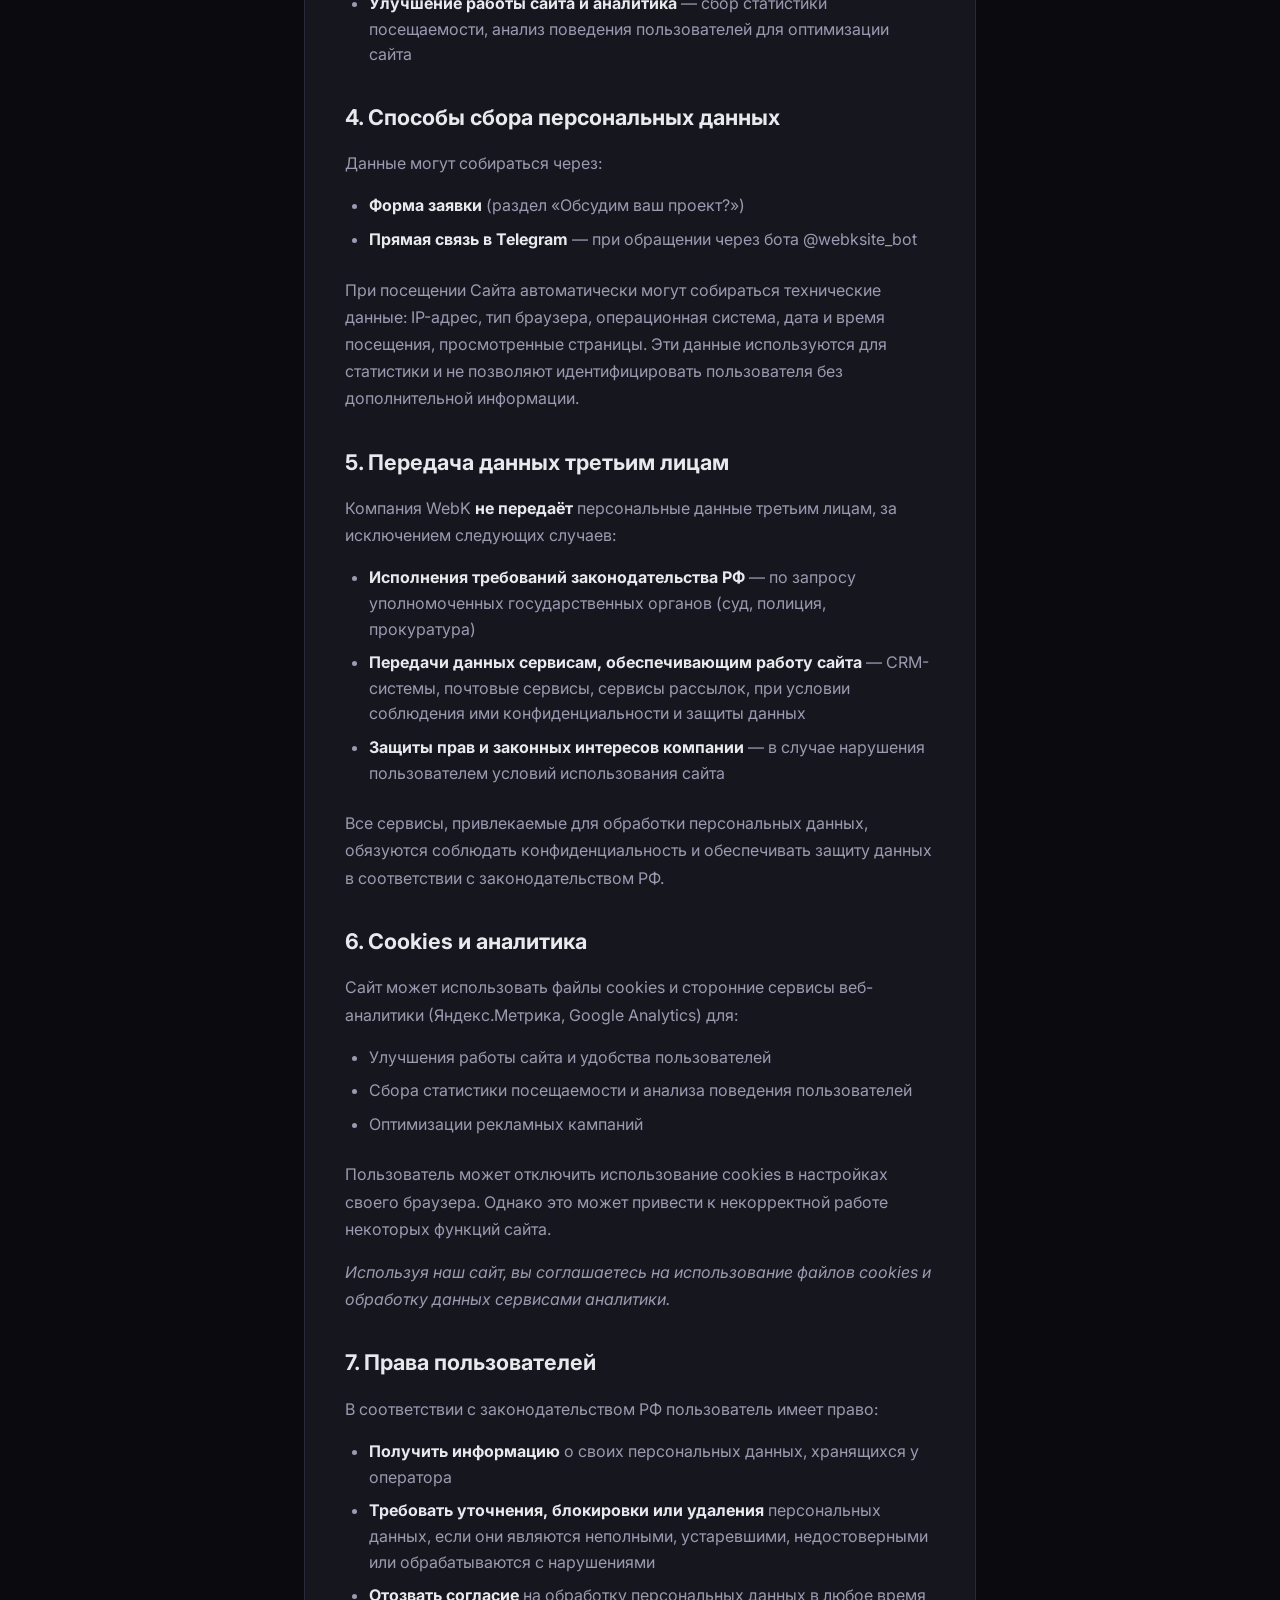
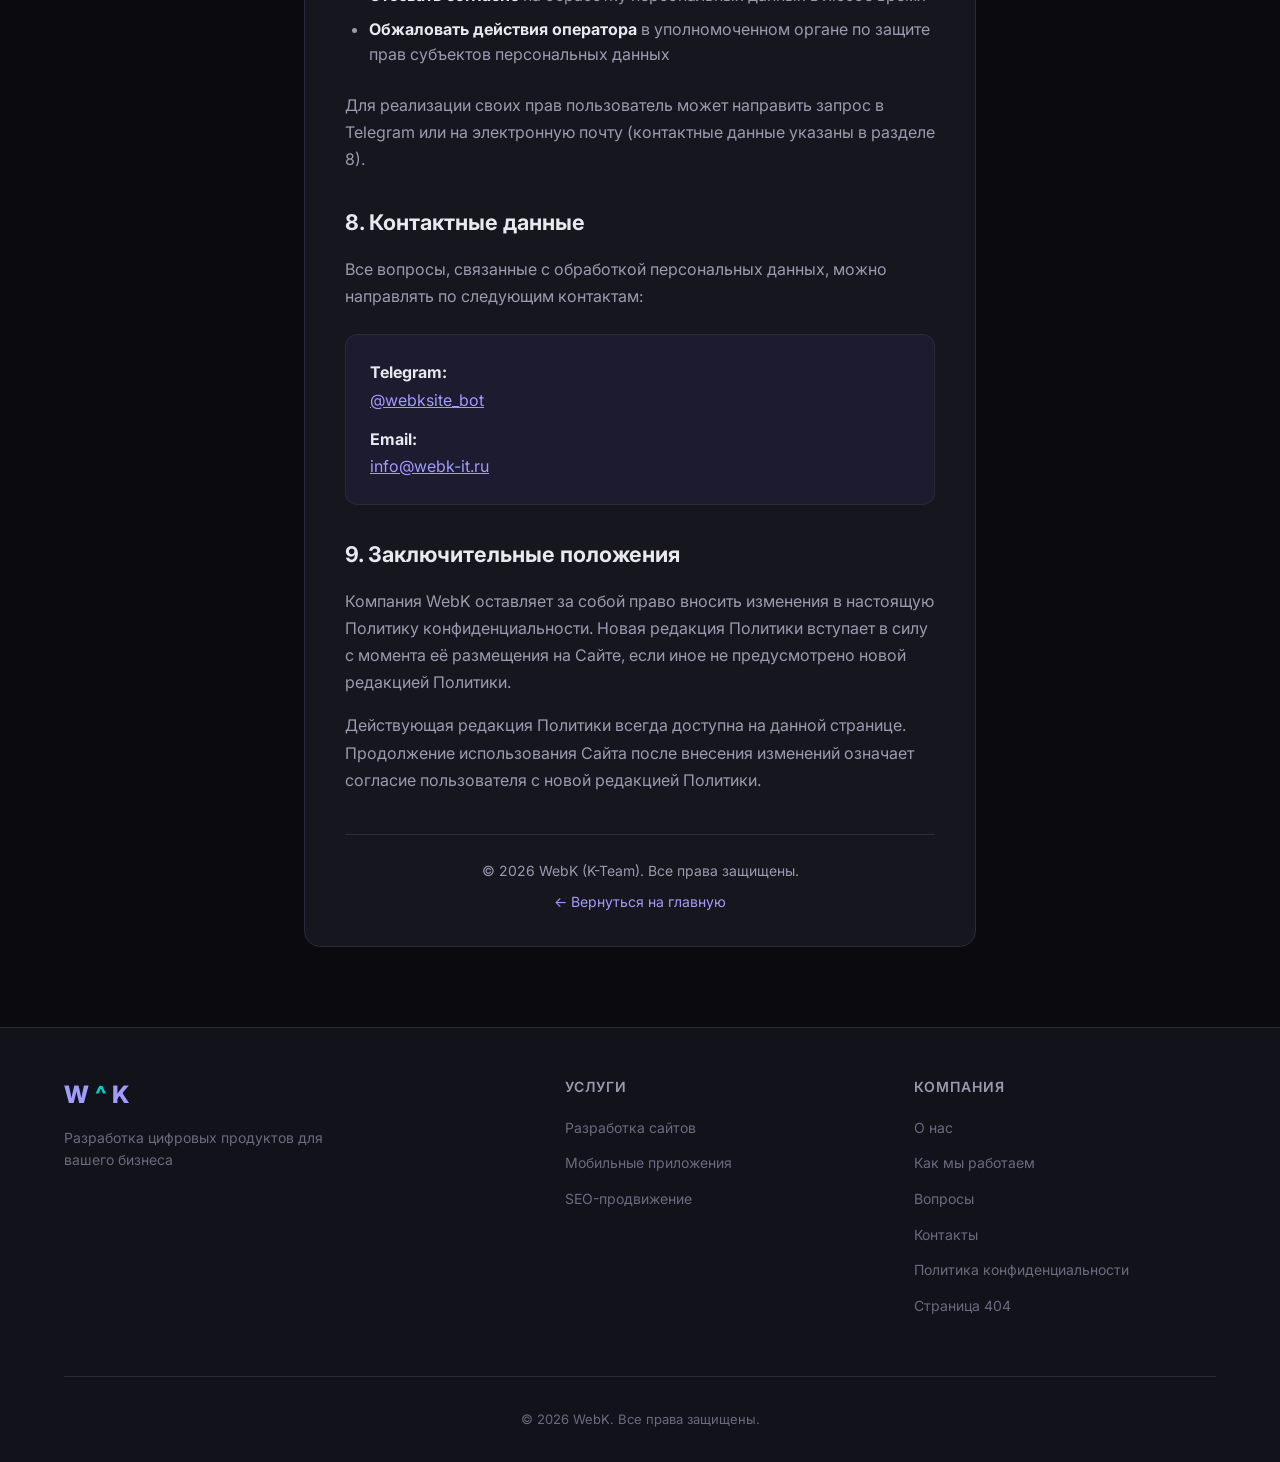
<file: frontend/privacy-policy.html>
<!DOCTYPE html>
<html lang="ru">
<head>
  <meta charset="UTF-8">
  <meta name="viewport" content="width=device-width, initial-scale=1.0">
  <meta name="description" content="Политика конфиденциальности WebK. Условия обработки персональных данных при заказе услуг веб-разработки и AI-интеграции.">
  <meta name="robots" content="index, follow">
  <title>Политика конфиденциальности | WebK — разработка сайтов и AI-интеграция</title>

  <!-- Canonical URL -->
  <link rel="canonical" href="https://webk-it.ru/privacy-policy.html">

  <!-- Open Graph / Social -->
  <meta property="og:type" content="website">
  <meta property="og:url" content="https://webk-it.ru/privacy-policy.html">
  <meta property="og:title" content="Политика конфиденциальности | WebK">
  <meta property="og:description" content="Условия обработки персональных данных при заказе услуг веб-разработки и AI-интеграции.">
  <meta property="og:locale" content="ru_RU">
  <meta property="og:site_name" content="WebK">

  <!-- Favicon: в выдаче Google нужна иконка кратная 48px; боты часто запрашивают /favicon.ico -->
  <link rel="icon" href="/favicon.ico" sizes="any" />
  <link rel="icon" type="image/png" sizes="48x48" href="assets/images/favicon/favicon-48x48.png" />
  <link rel="icon" type="image/png" sizes="32x32" href="assets/images/favicon/favicon-32x32.png" />
  <link rel="icon" type="image/png" sizes="16x16" href="assets/images/favicon/favicon-16x16.png" />
  <link rel="apple-touch-icon" sizes="180x180" href="assets/images/favicon/apple-touch-icon.png" />
  <link rel="manifest" href="assets/images/favicon/site.webmanifest" />
  <meta name="theme-color" content="#0a0a0f" />

  <link rel="preconnect" href="https://fonts.googleapis.com">
  <link rel="preconnect" href="https://fonts.gstatic.com" crossorigin>
  <link href="https://fonts.googleapis.com/css2?family=Inter:wght@400;500;600;700;800&display=swap" rel="stylesheet">
  <link rel="stylesheet" href="css/style.css">

  <style>
    .policy-hero {
      padding: 80px 0 60px;
      text-align: center;
    }
    .policy-hero__title {
      font-size: clamp(28px, 4vw, 42px);
      font-weight: 800;
      margin-bottom: 16px;
    }
    .policy-hero__desc {
      font-size: 18px;
      color: var(--color-text-secondary);
      max-width: 560px;
      margin: 0 auto;
    }
    .policy-content {
      padding: 48px 0 80px;
    }
    .policy-content__inner {
      max-width: 720px;
      margin: 0 auto;
    }
    .policy-content__card {
      background: var(--color-bg-card);
      border: 1px solid var(--color-border);
      border-radius: var(--radius-lg);
      padding: 32px 40px;
    }
    .policy-content__card h2 {
      font-size: 1.35rem;
      font-weight: 700;
      margin-top: 2rem;
      margin-bottom: 1rem;
      color: var(--color-text);
    }
    .policy-content__card h2:first-of-type {
      margin-top: 0;
    }
    .policy-content__card h3 {
      font-size: 1.15rem;
      font-weight: 600;
      margin-top: 1.5rem;
      margin-bottom: 0.75rem;
      color: var(--color-text);
    }
    .policy-content__card p {
      margin-bottom: 1rem;
      line-height: 1.7;
      color: var(--color-text-secondary);
    }
    .policy-content__card ul {
      list-style-type: disc;
      padding-left: 1.5rem;
      margin-bottom: 1.5rem;
      color: var(--color-text-secondary);
    }
    .policy-content__card li {
      margin-bottom: 0.5rem;
    }
    .policy-content__card strong {
      color: var(--color-text);
    }
    .policy-content__card a {
      color: var(--color-primary-light);
      text-decoration: underline;
    }
    .policy-content__card a:hover {
      color: var(--color-accent);
    }
    .policy-content__update {
      display: flex;
      align-items: center;
      gap: 8px;
      font-size: 14px;
      color: var(--color-text-muted);
      margin-bottom: 24px;
      padding-bottom: 24px;
      border-bottom: 1px solid var(--color-border);
    }
    .policy-content__update svg {
      width: 18px;
      height: 18px;
      opacity: 0.7;
    }
    .policy-content__contact-box {
      background: rgba(108, 92, 231, 0.08);
      border: 1px solid var(--color-border);
      border-radius: var(--radius-md);
      padding: 24px;
      margin: 24px 0;
    }
    .policy-content__contact-box a {
      color: var(--color-primary-light);
    }
    .policy-content__contact-box a:hover {
      color: var(--color-accent);
    }
    .policy-content__back {
      display: inline-block;
      margin-top: 24px;
      padding-top: 24px;
      border-top: 1px solid var(--color-border);
      text-align: center;
      width: 100%;
      font-size: 14px;
      color: var(--color-text-muted);
    }
    .policy-content__back a {
      color: var(--color-primary-light);
      text-decoration: none;
    }
    .policy-content__back a:hover {
      color: var(--color-accent);
    }
  </style>
</head>
<body>
  <!-- Header -->
  <header class="header" id="header">
    <div class="container header__inner">
      <a href="index.html" class="logo logo--animated">
        <span class="logo__w">W</span><span class="logo__mid"><span class="logo__eb">eb</span><span class="logo__caret">^</span></span><span class="logo__k">K</span>
      </a>
      <nav class="nav" id="nav">
        <ul class="nav__list">
          <li><a href="index.html#services" class="nav__link" data-i18n="nav.services">Услуги</a></li>
          <li><a href="index.html#about" class="nav__link" data-i18n="nav.about">О нас</a></li>
          <li><a href="index.html#workflow" class="nav__link" data-i18n="nav.workflow">Как мы работаем</a></li>
          <li><a href="index.html#faq" class="nav__link" data-i18n="nav.faq">Вопросы</a></li>
          <li><a href="index.html#contact" class="nav__link" data-i18n="nav.contact">Контакты</a></li>
        </ul>
        <div class="nav__footer">
          <div class="lang-switcher lang-switcher--mobile" role="group" aria-label="Язык / Language">
            <button type="button" class="lang-switcher__btn lang-switcher__btn--active" data-lang="ru" aria-pressed="true">RU</button>
            <button type="button" class="lang-switcher__btn" data-lang="en" aria-pressed="false">EN</button>
          </div>
        </div>
      </nav>
      <div class="header__actions">
        <div class="lang-switcher" role="group" aria-label="Язык / Language">
          <button type="button" class="lang-switcher__btn lang-switcher__btn--active" data-lang="ru" aria-pressed="true">RU</button>
          <button type="button" class="lang-switcher__btn" data-lang="en" aria-pressed="false">EN</button>
        </div>
        <a href="index.html#contact" class="btn btn--header" data-i18n="header.cta">Обсудить проект</a>
      </div>
      <button class="burger" id="burger" aria-label="Меню">
        <span></span><span></span><span></span>
      </button>
    </div>
  </header>

  <main>
    <!-- Hero -->
    <section class="policy-hero">
      <div class="container">
        <h1 class="policy-hero__title gradient-text" data-i18n="policy.title">Политика конфиденциальности</h1>
        <p class="policy-hero__desc" data-i18n="policy.desc">
          Настоящая политика конфиденциальности регулирует порядок обработки персональных данных пользователей сайта WebK
        </p>
      </div>
    </section>

    <!-- Контент политики -->
    <section class="policy-content">
      <div class="container policy-content__inner">
        <div class="policy-content__card">
          <div class="policy-content__update">
            <svg viewBox="0 0 24 24" fill="none" stroke="currentColor" stroke-width="2"><rect x="3" y="4" width="18" height="18" rx="2" ry="2"/><line x1="16" y1="2" x2="16" y2="6"/><line x1="8" y1="2" x2="8" y2="6"/><line x1="3" y1="10" x2="21" y2="10"/></svg>
            <span data-i18n="policy.update">Последнее обновление: 5 марта 2026 года</span>
          </div>

          <h2 data-i18n="policy.h2_1">1. Общие положения</h2>
          <p data-i18n="policy.p1_1">Настоящая политика конфиденциальности (далее — «Политика») разработана в соответствии с Федеральным законом от 27.07.2006 № 152-ФЗ «О персональных данных» и определяет порядок обработки персональных данных пользователей сайта <strong>webk-it.ru</strong> (далее — «Сайт») компании <strong>WebK</strong> (K-Team).</p>
          <p data-i18n="policy.p1_2">Используя Сайт и оставляя заявки через формы обратной связи, пользователь выражает своё согласие с условиями настоящей Политики. В случае несогласия с условиями Политики пользователь должен воздержаться от использования Сайта.</p>

          <h2 data-i18n="policy.h2_2">2. Персональные данные</h2>
          <p data-i18n="policy.p2_1">Под персональными данными в рамках настоящей Политики понимаются сведения, которые позволяют идентифицировать пользователя и которые он сознательно предоставляет при заполнении форм на Сайте:</p>
          <ul>
            <li data-i18n="policy.li2_1"><strong>Имя</strong> — для обращения к вам и персонализации коммуникации</li>
            <li data-i18n="policy.li2_2"><strong>Номер телефона</strong> — для оперативной связи и обсуждения проекта</li>
            <li data-i18n="policy.li2_3"><strong>Адрес электронной почты</strong> — для отправки документов, смет и подтверждений</li>
            <li data-i18n="policy.li2_4"><strong>Информация о проекте</strong> — описание задачи, выбранная услуга (разработка сайта, мобильное приложение, SEO, AI-интеграция) — для подготовки предложения</li>
          </ul>
          <p data-i18n="policy.p2_2">Сайт не собирает и не обрабатывает специальные категории персональных данных, касающиеся расовой, национальной принадлежности, политических взглядов, религиозных или философских убеждений, состояния здоровья.</p>

          <h2 data-i18n="policy.h2_3">3. Цели обработки персональных данных</h2>
          <p data-i18n="policy.p3_1">Сайт собирает и обрабатывает персональные данные исключительно в следующих целях:</p>
          <ul>
            <li data-i18n="policy.li3_1"><strong>Обратная связь</strong> — ответ на заявки, консультации по услугам веб-разработки, AI-интеграции и другим услугам</li>
            <li data-i18n="policy.li3_2"><strong>Предоставление информации об услугах</strong> — информирование о ценах, сроках выполнения работ, подготовка смет и технических заданий</li>
            <li data-i18n="policy.li3_3"><strong>Заключение и исполнение договора</strong> — составление договора на разработку сайта, приложения или иных цифровых продуктов</li>
            <li data-i18n="policy.li3_4"><strong>Улучшение работы сайта и аналитика</strong> — сбор статистики посещаемости, анализ поведения пользователей для оптимизации сайта</li>
          </ul>

          <h2 data-i18n="policy.h2_4">4. Способы сбора персональных данных</h2>
          <p data-i18n="policy.p4_1">Данные могут собираться через:</p>
          <ul>
            <li data-i18n="policy.li4_1"><strong>Форму заявки</strong> (раздел «Обсудим ваш проект?»)</li>
            <li data-i18n="policy.li4_2"><strong>Прямую связь в Telegram</strong> — при обращении через бота @webksite_bot</li>
          </ul>
          <p data-i18n="policy.p4_2">При посещении Сайта автоматически могут собираться технические данные: IP-адрес, тип браузера, операционная система, дата и время посещения, просмотренные страницы. Эти данные используются для статистики и не позволяют идентифицировать пользователя без дополнительной информации.</p>

          <h2 data-i18n="policy.h2_5">5. Передача данных третьим лицам</h2>
          <p data-i18n="policy.p5_1">Компания WebK <strong>не передаёт</strong> персональные данные третьим лицам, за исключением следующих случаев:</p>
          <ul>
            <li data-i18n="policy.li5_1"><strong>Исполнения требований законодательства РФ</strong> — по запросу уполномоченных государственных органов (суд, полиция, прокуратура)</li>
            <li data-i18n="policy.li5_2"><strong>Передачи данных сервисам, обеспечивающим работу сайта</strong> — CRM-системы, почтовые сервисы, сервисы рассылок, при условии соблюдения ими конфиденциальности и защиты данных</li>
            <li data-i18n="policy.li5_3"><strong>Защиты прав и законных интересов компании</strong> — в случае нарушения пользователем условий использования сайта</li>
          </ul>
          <p data-i18n="policy.p5_2">Все сервисы, привлекаемые для обработки персональных данных, обязуются соблюдать конфиденциальность и обеспечивать защиту данных в соответствии с законодательством РФ.</p>

          <h2 data-i18n="policy.h2_6">6. Cookies и аналитика</h2>
          <p data-i18n="policy.p6_1">Сайт может использовать файлы cookies и сторонние сервисы веб-аналитики (Яндекс.Метрика, Google Analytics) для:</p>
          <ul>
            <li data-i18n="policy.li6_1">Улучшения работы сайта и удобства пользователей</li>
            <li data-i18n="policy.li6_2">Сбора статистики посещаемости и анализа поведения пользователей</li>
            <li data-i18n="policy.li6_3">Оптимизации рекламных кампаний</li>
          </ul>
          <p data-i18n="policy.p6_2">Пользователь может отключить использование cookies в настройках своего браузера. Однако это может привести к некорректной работе некоторых функций сайта.</p>
          <p><em data-i18n="policy.p6_3">Используя наш сайт, вы соглашаетесь на использование файлов cookies и обработку данных сервисами аналитики.</em></p>

          <h2 data-i18n="policy.h2_7">7. Права пользователей</h2>
          <p data-i18n="policy.p7_1">В соответствии с законодательством РФ пользователь имеет право:</p>
          <ul>
            <li data-i18n="policy.li7_1"><strong>Получить информацию</strong> о своих персональных данных, хранящихся у оператора</li>
            <li data-i18n="policy.li7_2"><strong>Требовать уточнения, блокировки или удаления</strong> персональных данных, если они являются неполными, устаревшими, недостоверными или обрабатываются с нарушениями</li>
            <li data-i18n="policy.li7_3"><strong>Отозвать согласие</strong> на обработку персональных данных в любое время</li>
            <li data-i18n="policy.li7_4"><strong>Обжаловать действия оператора</strong> в уполномоченном органе по защите прав субъектов персональных данных</li>
          </ul>
          <p data-i18n="policy.p7_2">Для реализации своих прав пользователь может направить запрос в Telegram или на электронную почту (контактные данные указаны в разделе 8).</p>

          <h2 data-i18n="policy.h2_8">8. Контактные данные</h2>
          <p data-i18n="policy.p8_1">Все вопросы, связанные с обработкой персональных данных, можно направлять по следующим контактам:</p>
          <div class="policy-content__contact-box">
            <p style="margin-bottom: 12px;"><strong data-i18n="policy.telegram">Telegram:</strong><br>
            <a href="https://t.me/webksite_bot" target="_blank" rel="noopener">@webksite_bot</a></p>
            <p style="margin-bottom: 0;"><strong data-i18n="policy.email">Email:</strong><br>
            <a href="mailto:info@webk-it.ru">info@webk-it.ru</a></p>
          </div>

          <h2 data-i18n="policy.h2_9">9. Заключительные положения</h2>
          <p data-i18n="policy.p9_1">Компания WebK оставляет за собой право вносить изменения в настоящую Политику конфиденциальности. Новая редакция Политики вступает в силу с момента её размещения на Сайте, если иное не предусмотрено новой редакцией Политики.</p>
          <p data-i18n="policy.p9_2">Действующая редакция Политики всегда доступна на данной странице. Продолжение использования Сайта после внесения изменений означает согласие пользователя с новой редакцией Политики.</p>

          <div class="policy-content__back">
            <p style="margin-bottom: 8px;" data-i18n="policy.rights">© 2026 WebK (K-Team). Все права защищены.</p>
            <a href="index.html" data-i18n="policy.back">← Вернуться на главную</a>
          </div>
        </div>
      </div>
    </section>
  </main>

  <!-- Footer -->
  <footer class="footer">
    <div class="container footer__inner">
      <div class="footer__brand">
        <a href="index.html" class="logo logo--animated">
          <span class="logo__w">W</span><span class="logo__mid"><span class="logo__eb">eb</span><span class="logo__caret">^</span></span><span class="logo__k">K</span>
        </a>
        <p class="footer__desc" data-i18n="footer.desc">Разработка цифровых продуктов для вашего бизнеса</p>
      </div>
      <div class="footer__links">
        <h4 data-i18n="footer.services">Услуги</h4>
        <ul>
          <li><a href="index.html#services" data-i18n="footer.website">Разработка сайтов</a></li>
          <li><a href="index.html#services" data-i18n="footer.app">Мобильные приложения</a></li>
          <li><a href="index.html#services" data-i18n="footer.seo">SEO-продвижение</a></li>
        </ul>
      </div>
      <div class="footer__links">
        <h4 data-i18n="footer.company">Компания</h4>
        <ul>
          <li><a href="index.html#about" data-i18n="footer.about">О нас</a></li>
          <li><a href="index.html#workflow" data-i18n="footer.workflow">Как мы работаем</a></li>
          <li><a href="index.html#faq" data-i18n="footer.faq">Вопросы</a></li>
          <li><a href="index.html#contact" data-i18n="footer.contact">Контакты</a></li>
          <li><a href="privacy-policy.html" data-i18n="policy.navLink">Политика конфиденциальности</a></li>
          <li><a href="404.html" data-i18n="error404.navLink">Страница 404</a></li>
        </ul>
      </div>
      <div class="footer__bottom">
        <p data-i18n="footer.rights">&copy; 2026 K-Team. Все права защищены.</p>
      </div>
    </div>
  </footer>

  <script src="js/i18n.js"></script>
  <script>
    document.addEventListener('DOMContentLoaded', function() {
      initI18n();
      const burger = document.getElementById('burger');
      const nav = document.getElementById('nav');
      if (burger && nav) {
        burger.addEventListener('click', function() {
          nav.classList.toggle('nav--open');
        });
      }
    });
  </script>
</body>
</html>
</file>
<file: frontend/css/style.css>
/* ============================
   CSS Custom Properties
   ============================ */
:root {
  --color-bg: #0a0a0f;
  --color-bg-secondary: #12121a;
  --color-bg-card: #16161f;
  --color-bg-card-hover: #1c1c28;
  --color-surface: #1e1e2a;
  --color-border: #2a2a3a;
  --color-border-light: #3a3a4a;

  --color-text: #e8e8ed;
  --color-text-secondary: #9a9ab0;
  --color-text-muted: #6a6a80;

  --color-primary: #6c5ce7;
  --color-primary-light: #a29bfe;
  --color-primary-dark: #5a4bd1;
  --color-primary-glow: rgba(108, 92, 231, 0.3);

  --color-accent: #00cec9;
  --color-accent-glow: rgba(0, 206, 201, 0.3);

  --color-telegram: #2AABEE;

  --color-success: #00b894;
  --color-error: #e17055;

  --gradient-primary: linear-gradient(135deg, var(--color-primary), var(--color-accent));
  --gradient-hero: linear-gradient(180deg, var(--color-bg) 0%, var(--color-bg-secondary) 100%);

  --font-family: 'Inter', -apple-system, BlinkMacSystemFont, 'Segoe UI', sans-serif;

  --radius-sm: 8px;
  --radius-md: 12px;
  --radius-lg: 16px;
  --radius-xl: 24px;

  --shadow-sm: 0 2px 8px rgba(0, 0, 0, 0.2);
  --shadow-md: 0 4px 16px rgba(0, 0, 0, 0.3);
  --shadow-lg: 0 8px 32px rgba(0, 0, 0, 0.4);
  --shadow-glow: 0 0 30px var(--color-primary-glow);

  --transition: 0.3s ease;
  --transition-slow: 0.5s ease;

  --container-max: 1200px;
  --header-height: 72px;
}

/* ============================
   Reset & Base
   ============================ */
*,
*::before,
*::after {
  margin: 0;
  padding: 0;
  box-sizing: border-box;
}

html {
  scroll-behavior: smooth;
  scroll-padding-top: var(--header-height);
}

body {
  font-family: var(--font-family);
  font-size: 16px;
  line-height: 1.6;
  color: var(--color-text);
  background-color: var(--color-bg);
  -webkit-font-smoothing: antialiased;
  -moz-osx-font-smoothing: grayscale;
  overflow-x: hidden;
}

a {
  text-decoration: none;
  color: inherit;
  transition: color var(--transition);
}

ul {
  list-style: none;
}

img {
  max-width: 100%;
  display: block;
}

button,
input,
select,
textarea {
  font: inherit;
  color: inherit;
  border: none;
  outline: none;
  background: none;
}

/* ============================
   Utility
   ============================ */
.container {
  max-width: var(--container-max);
  margin: 0 auto;
  padding: 0 24px;
}

.gradient-text {
  background: var(--gradient-primary);
  -webkit-background-clip: text;
  -webkit-text-fill-color: transparent;
  background-clip: text;
}

.section-header {
  text-align: center;
  margin-bottom: 48px;
}

.section-tag {
  display: inline-block;
  font-size: 13px;
  font-weight: 600;
  text-transform: uppercase;
  letter-spacing: 2px;
  color: var(--color-primary-light);
  background: rgba(108, 92, 231, 0.1);
  padding: 6px 16px;
  border-radius: 100px;
  margin-bottom: 16px;
}

.section-title {
  font-size: clamp(28px, 4vw, 42px);
  font-weight: 800;
  line-height: 1.2;
  margin-bottom: 16px;
}

.section-subtitle {
  font-size: 18px;
  color: var(--color-text-secondary);
  max-width: 560px;
  margin: 0 auto;
}

/* ============================
   Buttons
   ============================ */
.btn {
  display: inline-flex;
  align-items: center;
  justify-content: center;
  gap: 8px;
  font-weight: 600;
  font-size: 15px;
  padding: 12px 28px;
  border-radius: var(--radius-sm);
  cursor: pointer;
  transition: all var(--transition);
  white-space: nowrap;
}

.btn--primary {
  background: var(--gradient-primary);
  color: #fff;
  box-shadow: var(--shadow-glow);
}

.btn--primary:hover {
  transform: translateY(-2px);
  box-shadow: 0 0 40px var(--color-primary-glow), 0 8px 24px rgba(0, 0, 0, 0.3);
}

.btn--outline {
  border: 2px solid var(--color-border-light);
  color: var(--color-text);
}

.btn--outline:hover {
  border-color: var(--color-primary-light);
  color: var(--color-primary-light);
  background: rgba(108, 92, 231, 0.05);
}

.btn--lg {
  padding: 16px 36px;
  font-size: 16px;
  border-radius: var(--radius-md);
}

.btn--full {
  width: 100%;
}

.btn--header {
  background: var(--gradient-primary);
  color: #fff;
  padding: 10px 24px;
  font-size: 14px;
  box-shadow: var(--shadow-glow);
}

.btn--header:hover {
  transform: translateY(-1px);
  box-shadow: 0 0 30px var(--color-primary-glow);
}

.btn--telegram {
  background: var(--color-telegram);
  color: #fff;
  padding: 14px 28px;
  border-radius: var(--radius-md);
  font-size: 15px;
  font-weight: 600;
}

.btn--telegram svg {
  width: 20px;
  height: 20px;
}

.btn--telegram:hover {
  background: #229ED9;
  transform: translateY(-2px);
  box-shadow: 0 8px 24px rgba(42, 171, 238, 0.3);
}

.btn__loader {
  display: inline-flex;
}

.btn__loader[hidden] {
  display: none !important;
}

.spinner {
  width: 20px;
  height: 20px;
  animation: spin 0.8s linear infinite;
}

@keyframes spin {
  to { transform: rotate(360deg); }
}

/* ============================
   Header
   ============================ */
/* backdrop-filter вынесен в ::before, чтобы не создавать containing block
   для position:fixed у nav (бургер-меню на мобильных) */
.header {
  position: fixed;
  top: 0;
  left: 0;
  right: 0;
  z-index: 1000;
  height: var(--header-height);
  background: transparent;
  border-bottom: 1px solid transparent;
  transition: border-color var(--transition), background-color var(--transition);
}

.header::before {
  content: '';
  position: absolute;
  inset: 0;
  background: rgba(10, 10, 15, 0.8);
  backdrop-filter: blur(20px);
  -webkit-backdrop-filter: blur(20px);
  z-index: -1;
  transition: background-color var(--transition);
}

.header--scrolled {
  border-bottom-color: var(--color-border);
}

.header--scrolled::before {
  background: rgba(10, 10, 15, 0.95);
}

.header__inner {
  display: flex;
  align-items: center;
  justify-content: space-between;
  height: 100%;
}

.logo {
  font-size: 24px;
  font-weight: 800;
  display: flex;
  align-items: center;
  z-index: 1001;
  min-width: 3.5em; /* fixed width to prevent layout shift during animation */
}

.logo__w {
  color: var(--color-primary-light);
}

.logo__mid {
  position: relative;
  display: inline-flex;
  align-items: center;
  justify-content: center;
  min-width: 1.1em;
}

.logo__eb {
  display: inline-block;
  color: var(--color-text);
  white-space: nowrap;
}

.logo__caret {
  position: absolute;
  left: 50%;
  transform: translateX(-50%);
  color: var(--color-accent);
  opacity: 0;
  pointer-events: none;
}

.logo__k {
  color: var(--color-primary-light);
}

/* WebK → W^K logo animation (runs once on load) */
.logo--animated {
  gap: 0.12em;
  animation: logoConverge 1.4s cubic-bezier(0.25, 0.46, 0.45, 0.94) forwards;
}

.logo--animated .logo__w {
  animation: logoWMargin 1.4s cubic-bezier(0.25, 0.46, 0.45, 0.94) forwards;
}

.logo--animated .logo__k {
  animation: logoKMargin 1.4s cubic-bezier(0.25, 0.46, 0.45, 0.94) forwards;
}

.logo--animated .logo__mid {
  animation: logoMidShrink 1.4s cubic-bezier(0.25, 0.46, 0.45, 0.94) 0.15s forwards;
}

.logo--animated .logo__eb {
  animation: logoEbOut 0.7s ease-out 0.2s forwards;
}

.logo--animated .logo__caret {
  animation: logoCaretIn 0.6s ease-out 0.5s forwards;
}

@keyframes logoConverge {
  from { gap: 0.2em; }
  to { gap: 0; }
}

@keyframes logoWMargin {
  to { margin-right: -0.12em; }
}

@keyframes logoKMargin {
  to { margin-left: -0.12em; }
}

@keyframes logoMidShrink {
  from { min-width: 1.1em; }
  to { min-width: 0.28em; }
}

@keyframes logoEbOut {
  to {
    opacity: 0;
    transform: scale(0.6);
  }
}

@keyframes logoCaretIn {
  to {
    opacity: 1;
  }
}

.header__actions {
  display: flex;
  align-items: center;
  gap: 20px;
}

.lang-switcher {
  display: flex;
  align-items: center;
  background: var(--color-surface);
  border: 1px solid var(--color-border);
  border-radius: var(--radius-sm);
  padding: 2px;
}

.lang-switcher__btn {
  padding: 6px 14px;
  font-size: 13px;
  font-weight: 600;
  color: var(--color-text-muted);
  background: transparent;
  border-radius: 6px;
  cursor: pointer;
  transition: all var(--transition);
}

.lang-switcher__btn:hover {
  color: var(--color-text-secondary);
}

.lang-switcher__btn--active {
  color: var(--color-text);
  background: var(--color-bg-card);
  box-shadow: var(--shadow-sm);
}

.lang-switcher__btn:focus-visible {
  outline: 2px solid var(--color-primary);
  outline-offset: 2px;
}

.nav__list {
  display: flex;
  gap: 32px;
}

.nav__link {
  font-size: 15px;
  font-weight: 500;
  color: var(--color-text-secondary);
  position: relative;
}

.nav__link::after {
  content: '';
  position: absolute;
  bottom: -4px;
  left: 0;
  width: 0;
  height: 2px;
  background: var(--gradient-primary);
  border-radius: 1px;
  transition: width var(--transition);
}

.nav__link:hover,
.nav__link--active {
  color: var(--color-text);
}

.nav__link:hover::after,
.nav__link--active::after {
  width: 100%;
}

.nav__footer {
  display: none;
}

.burger {
  display: none;
  flex-direction: column;
  gap: 5px;
  cursor: pointer;
  z-index: 1001;
  padding: 4px;
}

.burger span {
  display: block;
  width: 24px;
  height: 2px;
  background: var(--color-text);
  border-radius: 2px;
  transition: all var(--transition);
}

.burger--active span:nth-child(1) {
  transform: translateY(7px) rotate(45deg);
}

.burger--active span:nth-child(2) {
  opacity: 0;
}

.burger--active span:nth-child(3) {
  transform: translateY(-7px) rotate(-45deg);
}

/* ============================
   Hero
   ============================ */
.hero {
  min-height: 100vh;
  display: flex;
  align-items: center;
  padding-top: var(--header-height);
  background: var(--gradient-hero);
  position: relative;
  overflow: hidden;
}

.hero__inner {
  display: grid;
  grid-template-columns: 1fr 1fr;
  gap: 48px;
  align-items: center;
  padding: 60px 0;
}

.hero__title {
  font-size: clamp(36px, 5vw, 56px);
  font-weight: 800;
  line-height: 1.15;
  margin-bottom: 24px;
}

.hero__subtitle {
  font-size: 18px;
  color: var(--color-text-secondary);
  line-height: 1.7;
  margin-bottom: 40px;
  max-width: 500px;
}

.hero__actions {
  display: flex;
  gap: 16px;
  margin-bottom: 40px;
  flex-wrap: wrap;
}

.hero__stats {
  display: flex;
  gap: 48px;
}

.stat {
  text-align: left;
}

.stat__number {
  font-size: 36px;
  font-weight: 800;
  color: var(--color-primary-light);
  line-height: 1;
}

.stat__plus {
  font-size: 28px;
  font-weight: 700;
  color: var(--color-primary-light);
}

.stat__label {
  display: block;
  font-size: 14px;
  color: var(--color-text-muted);
  margin-top: 4px;
}

/* Hero Visual */
.hero__visual {
  position: relative;
  display: flex;
  align-items: center;
  justify-content: center;
  min-height: 400px;
}

.hero__shape {
  position: absolute;
  border-radius: 50%;
  filter: blur(80px);
  opacity: 0.4;
}

.hero__shape--1 {
  width: 300px;
  height: 300px;
  background: var(--color-primary);
  top: 20%;
  right: 10%;
  animation: float 8s ease-in-out infinite;
}

.hero__shape--2 {
  width: 200px;
  height: 200px;
  background: var(--color-accent);
  bottom: 20%;
  left: 10%;
  animation: float 6s ease-in-out infinite reverse;
}

.hero__shape--3 {
  width: 150px;
  height: 150px;
  background: var(--color-primary-light);
  top: 10%;
  left: 30%;
  animation: float 10s ease-in-out infinite 2s;
}

@keyframes float {
  0%, 100% { transform: translateY(0) scale(1); }
  50% { transform: translateY(-30px) scale(1.05); }
}

.hero__code {
  position: relative;
  z-index: 1;
  background: var(--color-bg-card);
  border: 1px solid var(--color-border);
  border-radius: var(--radius-lg);
  padding: 32px;
  font-family: 'SF Mono', 'Fira Code', 'Consolas', monospace;
  font-size: 15px;
  line-height: 2;
  box-shadow: var(--shadow-lg);
  width: 100%;
  max-width: 420px;
}

.code-line {
  white-space: nowrap;
}

.code-keyword { color: var(--color-primary-light); }
.code-var { color: var(--color-text); }
.code-func { color: var(--color-accent); }
.code-string { color: #ffeaa7; }

/* ============================
   Services
   ============================ */
.services {
  padding: 80px 0;
  background: var(--color-bg-secondary);
}

.services__grid {
  display: grid;
  grid-template-columns: repeat(auto-fit, minmax(280px, 1fr));
  gap: 32px;
}

.service-card {
  background: var(--color-bg-card);
  border: 1px solid var(--color-border);
  border-radius: var(--radius-lg);
  padding: 40px 32px;
  transition: all var(--transition);
  position: relative;
  overflow: hidden;
}

.service-card::before {
  content: '';
  position: absolute;
  top: 0;
  left: 0;
  right: 0;
  height: 3px;
  background: var(--gradient-primary);
  transform: scaleX(0);
  transition: transform var(--transition);
}

.service-card:hover {
  border-color: var(--color-border-light);
  background: var(--color-bg-card-hover);
  transform: translateY(-4px);
  box-shadow: var(--shadow-lg);
}

.service-card:hover::before {
  transform: scaleX(1);
}

.service-card__icon {
  width: 56px;
  height: 56px;
  display: flex;
  align-items: center;
  justify-content: center;
  background: rgba(108, 92, 231, 0.1);
  border-radius: var(--radius-md);
  margin-bottom: 24px;
  color: var(--color-primary-light);
}

.service-card__icon svg {
  width: 32px;
  height: 32px;
}

.service-card__title {
  font-size: 22px;
  font-weight: 700;
  margin-bottom: 12px;
}

.service-card__text {
  font-size: 15px;
  color: var(--color-text-secondary);
  line-height: 1.7;
  margin-bottom: 20px;
}

.service-card__tags {
  display: flex;
  flex-wrap: wrap;
  gap: 8px;
}

.service-card__tags li {
  font-size: 12px;
  font-weight: 500;
  padding: 4px 12px;
  border-radius: 100px;
  background: rgba(108, 92, 231, 0.08);
  color: var(--color-primary-light);
  border: 1px solid rgba(108, 92, 231, 0.15);
}

/* ============================
   About
   ============================ */
.about {
  padding: 80px 0;
  background: var(--color-bg);
}

.about__grid {
  display: grid;
  grid-template-columns: repeat(2, 1fr);
  gap: 32px;
}

.about-card {
  background: var(--color-bg-card);
  border: 1px solid var(--color-border);
  border-radius: var(--radius-lg);
  padding: 40px;
  transition: all var(--transition);
}

.about-card:hover {
  border-color: var(--color-border-light);
  transform: translateY(-2px);
}

.about-card__number {
  font-size: 48px;
  font-weight: 800;
  background: var(--gradient-primary);
  -webkit-background-clip: text;
  -webkit-text-fill-color: transparent;
  background-clip: text;
  line-height: 1;
  margin-bottom: 16px;
  opacity: 0.6;
}

.about-card__title {
  font-size: 20px;
  font-weight: 700;
  margin-bottom: 12px;
}

.about-card__text {
  font-size: 15px;
  color: var(--color-text-secondary);
  line-height: 1.7;
}

/* ============================
   Workflow
   ============================ */
.workflow {
  padding: 80px 0;
  background: var(--color-bg-secondary);
}

.workflow__steps {
  max-width: 700px;
  margin: 0 auto;
  position: relative;
}

.workflow__steps::before {
  content: '';
  position: absolute;
  left: 28px;
  top: 0;
  bottom: 0;
  width: 2px;
  background: var(--color-border);
}

.step {
  display: flex;
  gap: 32px;
  padding-bottom: 40px;
  position: relative;
}

.step:last-child {
  padding-bottom: 0;
}

.step__icon {
  flex-shrink: 0;
  width: 56px;
  height: 56px;
  display: flex;
  align-items: center;
  justify-content: center;
  background: var(--color-bg-card);
  border: 2px solid var(--color-border);
  border-radius: 50%;
  color: var(--color-primary-light);
  position: relative;
  z-index: 1;
  transition: all var(--transition);
}

.step__icon svg {
  width: 24px;
  height: 24px;
}

.step:hover .step__icon {
  border-color: var(--color-primary);
  box-shadow: 0 0 20px var(--color-primary-glow);
}

.step__content {
  padding-top: 4px;
}

.step__number {
  display: inline-block;
  font-size: 12px;
  font-weight: 600;
  text-transform: uppercase;
  letter-spacing: 1.5px;
  color: var(--color-primary-light);
  margin-bottom: 8px;
}

.step__title {
  font-size: 20px;
  font-weight: 700;
  margin-bottom: 8px;
}

.step__text {
  font-size: 15px;
  color: var(--color-text-secondary);
  line-height: 1.7;
}

/* ============================
   FAQ
   ============================ */
.faq {
  padding: 80px 0;
  background: var(--color-bg);
}

.faq__list {
  max-width: 720px;
  margin: 0 auto;
}

.faq__item {
  background: var(--color-bg-card);
  border: 1px solid var(--color-border);
  border-radius: var(--radius-lg);
  margin-bottom: 16px;
  overflow: hidden;
}

.faq__item:last-child {
  margin-bottom: 0;
}

.faq__question {
  padding: 24px 28px;
  font-size: 17px;
  font-weight: 600;
  cursor: pointer;
  list-style: none;
  display: flex;
  align-items: center;
  gap: 12px;
  transition: background var(--transition);
}

.faq__question::-webkit-details-marker {
  display: none;
}

.faq__question::before {
  content: '+';
  font-size: 22px;
  font-weight: 400;
  color: var(--color-primary-light);
  flex-shrink: 0;
}

.faq__item[open] .faq__question::before {
  content: '−';
}

.faq__question:hover {
  background: var(--color-bg-card-hover);
}

.faq__answer {
  padding: 20px 28px 24px;
  margin: 0;
  font-size: 15px;
  color: var(--color-text-secondary);
  line-height: 1.7;
  border-top: 1px solid var(--color-border);
}

/* ============================
   Contact
   ============================ */
.contact {
  padding: 80px 0;
  background: var(--color-bg-secondary);
}

.contact__inner {
  display: grid;
  grid-template-columns: 1.2fr 1fr;
  gap: 48px;
  align-items: start;
}

.contact-form {
  background: var(--color-bg-card);
  border: 1px solid var(--color-border);
  border-radius: var(--radius-xl);
  padding: 48px;
}

.form-group {
  margin-bottom: 24px;
}

.form-row {
  display: grid;
  grid-template-columns: 1fr 1fr;
  gap: 20px;
}

.form-label {
  display: block;
  font-size: 14px;
  font-weight: 600;
  color: var(--color-text-secondary);
  margin-bottom: 8px;
}

.form-input {
  width: 100%;
  padding: 14px 18px;
  background: var(--color-surface);
  border: 1px solid var(--color-border);
  border-radius: var(--radius-sm);
  font-size: 15px;
  color: var(--color-text);
  transition: all var(--transition);
}

.form-input::placeholder {
  color: var(--color-text-muted);
}

.form-input:focus {
  border-color: var(--color-primary);
  box-shadow: 0 0 0 3px var(--color-primary-glow);
}

.form-select {
  appearance: none;
  -webkit-appearance: none;
  background-image: url("data:image/svg+xml,%3Csvg xmlns='http://www.w3.org/2000/svg' width='16' height='16' viewBox='0 0 24 24' fill='none' stroke='%236a6a80' stroke-width='2' stroke-linecap='round'%3E%3Cpath d='M6 9l6 6 6-6'/%3E%3C/svg%3E");
  background-repeat: no-repeat;
  background-position: right 14px center;
  padding-right: 40px;
  cursor: pointer;
}

.form-textarea {
  resize: vertical;
  min-height: 100px;
}

.form-note {
  text-align: center;
  font-size: 12px;
  color: var(--color-text-muted);
  margin-top: 16px;
}

.contact__info {
  display: flex;
  flex-direction: column;
  gap: 32px;
}

.contact-block {
  background: var(--color-bg-card);
  border: 1px solid var(--color-border);
  border-radius: var(--radius-lg);
  padding: 32px;
}

.contact-block__title {
  font-size: 18px;
  font-weight: 700;
  margin-bottom: 12px;
}

.contact-block__text {
  font-size: 15px;
  color: var(--color-text-secondary);
  line-height: 1.6;
  margin-bottom: 20px;
}

.response-features {
  display: flex;
  flex-direction: column;
  gap: 16px;
}

.response-feature {
  display: flex;
  align-items: center;
  gap: 12px;
  font-size: 15px;
  color: var(--color-text-secondary);
}

.response-feature svg {
  width: 20px;
  height: 20px;
  color: var(--color-accent);
  flex-shrink: 0;
}

/* ============================
   Footer
   ============================ */
.footer {
  background: var(--color-bg-secondary);
  border-top: 1px solid var(--color-border);
  padding: 48px 0 32px;
}

.footer__inner {
  display: grid;
  grid-template-columns: 1.5fr 1fr 1fr;
  gap: 48px;
}

.footer__brand .logo {
  margin-bottom: 12px;
}

.footer__desc {
  font-size: 14px;
  color: var(--color-text-muted);
  max-width: 280px;
}

.footer__links h4 {
  font-size: 14px;
  font-weight: 600;
  text-transform: uppercase;
  letter-spacing: 1px;
  color: var(--color-text-secondary);
  margin-bottom: 16px;
}

.footer__links li {
  margin-bottom: 10px;
}

.footer__links a {
  font-size: 14px;
  color: var(--color-text-muted);
}

.footer__links a:hover {
  color: var(--color-primary-light);
}

.footer__bottom {
  grid-column: 1 / -1;
  padding-top: 32px;
  border-top: 1px solid var(--color-border);
  text-align: center;
}

.footer__bottom p {
  font-size: 13px;
  color: var(--color-text-muted);
}

/* ============================
   Toast
   ============================ */
.toast {
  position: fixed;
  bottom: 32px;
  right: 32px;
  z-index: 9999;
  transform: translateY(120%);
  opacity: 0;
  transition: all 0.4s cubic-bezier(0.175, 0.885, 0.32, 1.275);
}

.toast--visible {
  transform: translateY(0);
  opacity: 1;
}

.toast--error .toast__icon {
  color: var(--color-error);
}

.toast__content {
  display: flex;
  align-items: center;
  gap: 12px;
  background: var(--color-bg-card);
  border: 1px solid var(--color-border);
  border-radius: var(--radius-md);
  padding: 16px 24px;
  box-shadow: var(--shadow-lg);
  min-width: 280px;
}

.toast__icon {
  width: 22px;
  height: 22px;
  flex-shrink: 0;
  color: var(--color-success);
}

.toast__message {
  font-size: 14px;
  font-weight: 500;
}

/* ============================
   Animations (scroll reveal)
   ============================ */
.reveal {
  opacity: 0;
  transform: translateY(30px);
  transition: all 0.6s cubic-bezier(0.16, 1, 0.3, 1);
}

.reveal--visible {
  opacity: 1;
  transform: translateY(0);
}

/* ============================
   Responsive
   ============================ */
@media (max-width: 1024px) {
  .hero__inner {
    grid-template-columns: 1fr;
    text-align: center;
    gap: 48px;
  }

  .hero__subtitle {
    margin-left: auto;
    margin-right: auto;
  }

  .hero__actions {
    justify-content: center;
  }

  .hero__stats {
    justify-content: center;
  }

  .hero__visual {
    min-height: 300px;
  }

  .hero__code {
    margin: 0 auto;
  }

  .services__grid {
    grid-template-columns: repeat(2, 1fr);
  }

  .contact__inner {
    grid-template-columns: 1fr;
  }
}

@media (max-width: 768px) {
  :root {
    --header-height: 64px;
  }

  .nav {
    position: fixed;
    top: 0;
    left: 0;
    right: 0;
    bottom: 0;
    width: 100%;
    min-height: 100vh;
    min-height: 100dvh;
    background: rgba(10, 10, 15, 0.98);
    backdrop-filter: blur(20px);
    -webkit-backdrop-filter: blur(20px);
    display: flex;
    align-items: center;
    justify-content: center;
    opacity: 0;
    visibility: hidden;
    transition: all var(--transition);
    z-index: 1001;
    pointer-events: none;
  }

  .nav--open {
    opacity: 1;
    visibility: visible;
    pointer-events: auto;
  }

  .nav__list {
    flex-direction: column;
    gap: 24px;
    text-align: center;
  }

  .nav__link {
    font-size: 24px;
    font-weight: 600;
  }

  .header__actions .btn--header {
    display: none;
  }

  .header__actions .lang-switcher {
    display: none;
  }

  .nav {
    flex-direction: column;
  }

  .nav__footer {
    display: flex;
    justify-content: center;
    margin-top: 48px;
    padding-top: 32px;
    border-top: 1px solid var(--color-border);
  }

  .nav__footer .lang-switcher {
    padding: 4px;
  }

  .nav__footer .lang-switcher__btn {
    padding: 10px 20px;
    font-size: 15px;
    min-height: 44px;
  }

  .burger {
    display: flex;
  }

  .hero__inner {
    padding: 40px 0 60px;
  }

  .hero__title {
    font-size: clamp(28px, 7vw, 42px);
  }

  .hero__stats {
    gap: 32px;
  }

  .services__grid {
    grid-template-columns: 1fr;
  }

  .about__grid {
    grid-template-columns: 1fr;
  }

  .form-row {
    grid-template-columns: 1fr;
  }

  .contact-form {
    padding: 32px 24px;
  }

  .footer__inner {
    grid-template-columns: 1fr;
    gap: 32px;
  }

  .section-header {
    margin-bottom: 32px;
  }

  .services,
  .about,
  .workflow,
  .faq,
  .contact {
    padding: 60px 0;
  }
}

@media (max-width: 480px) {
  .hero__actions {
    flex-direction: column;
    align-items: stretch;
  }

  .hero__stats {
    flex-direction: column;
    gap: 16px;
    align-items: center;
  }

  .stat {
    text-align: center;
  }

  .hero__code {
    font-size: 13px;
    padding: 24px;
  }
}
</file>
